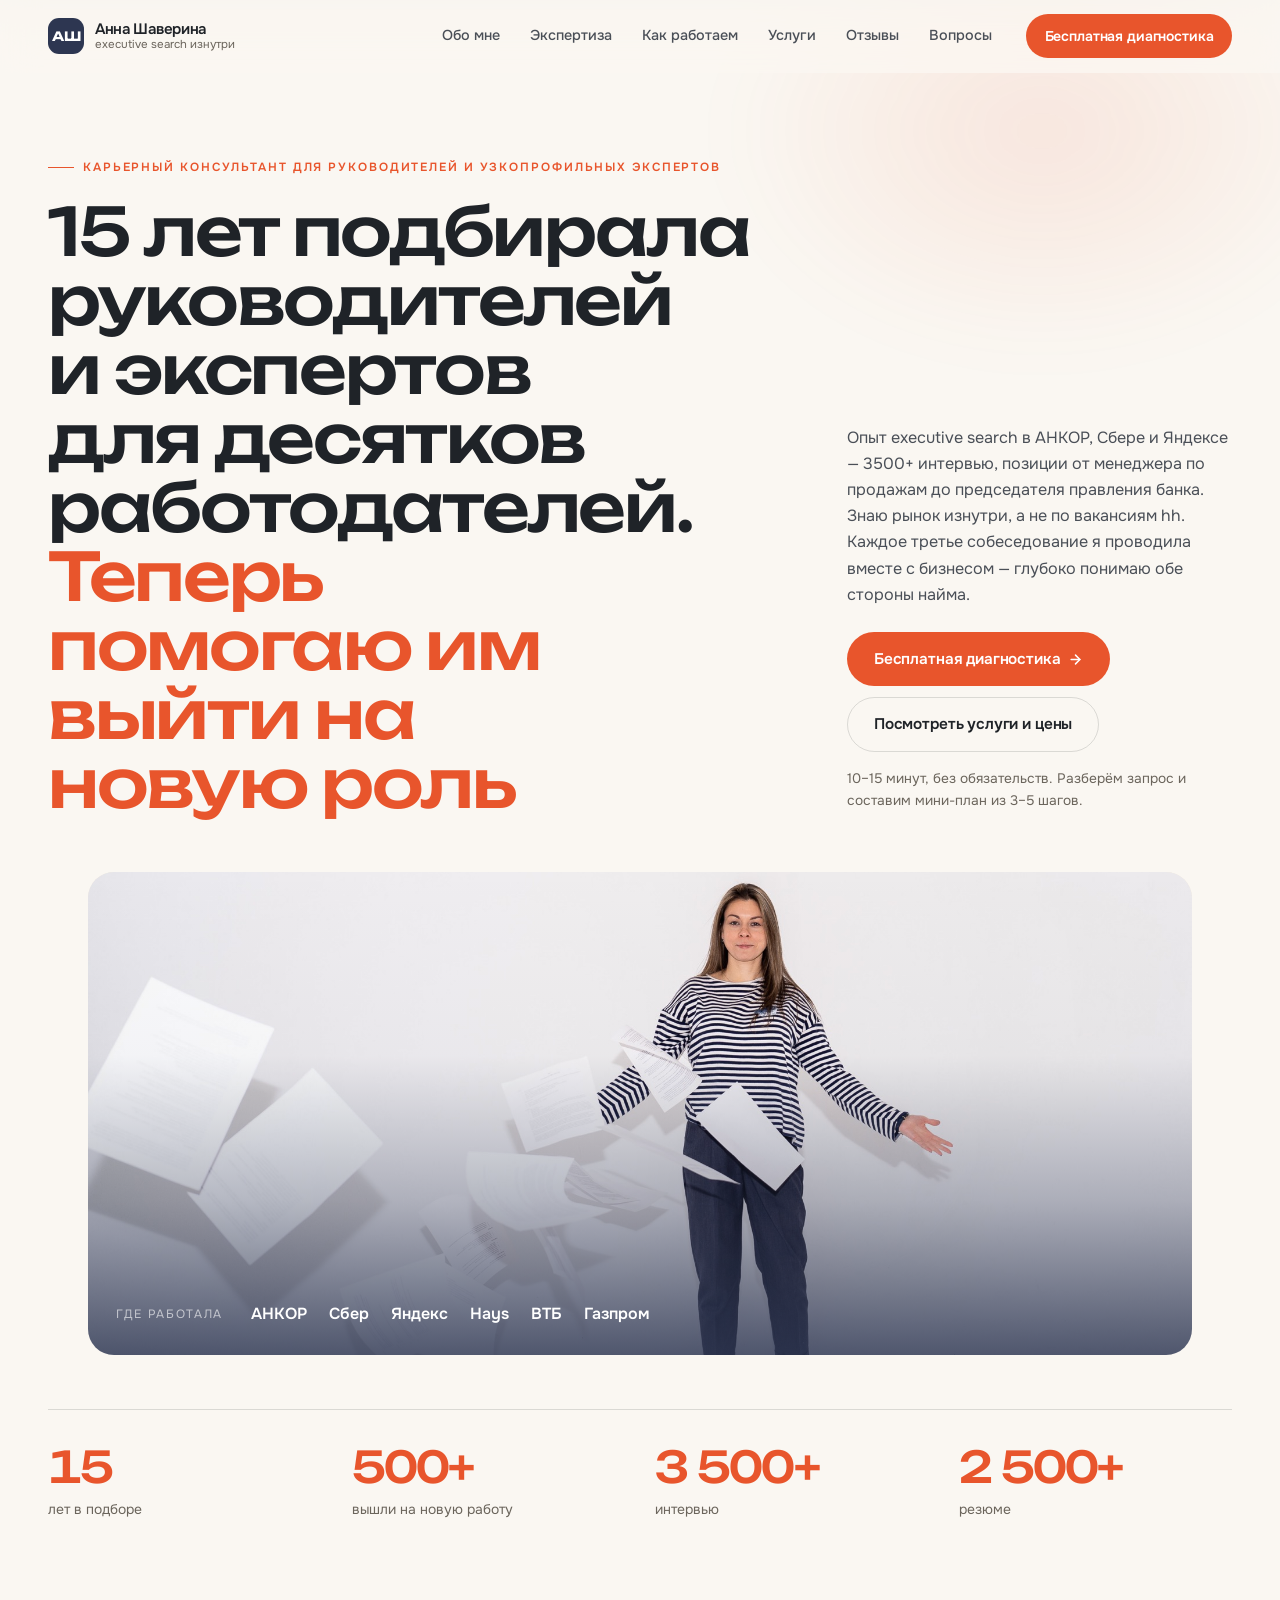
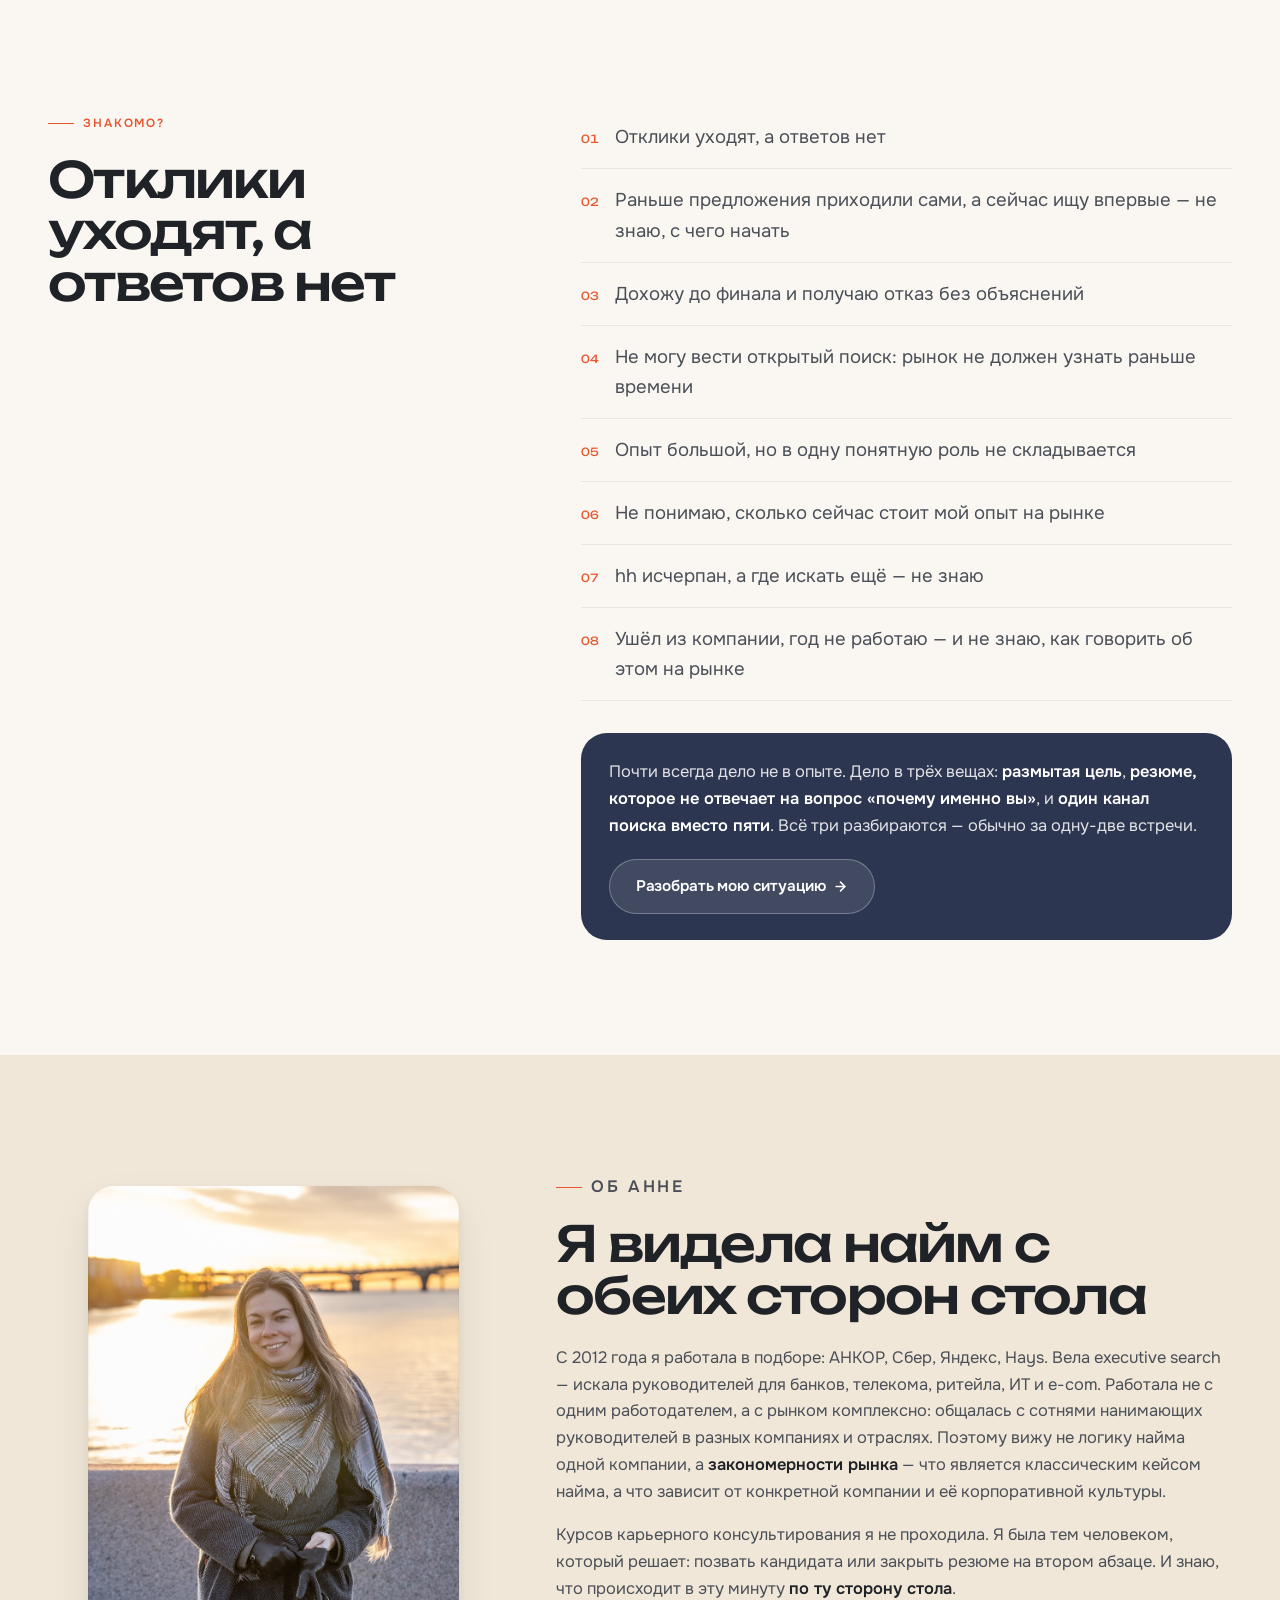
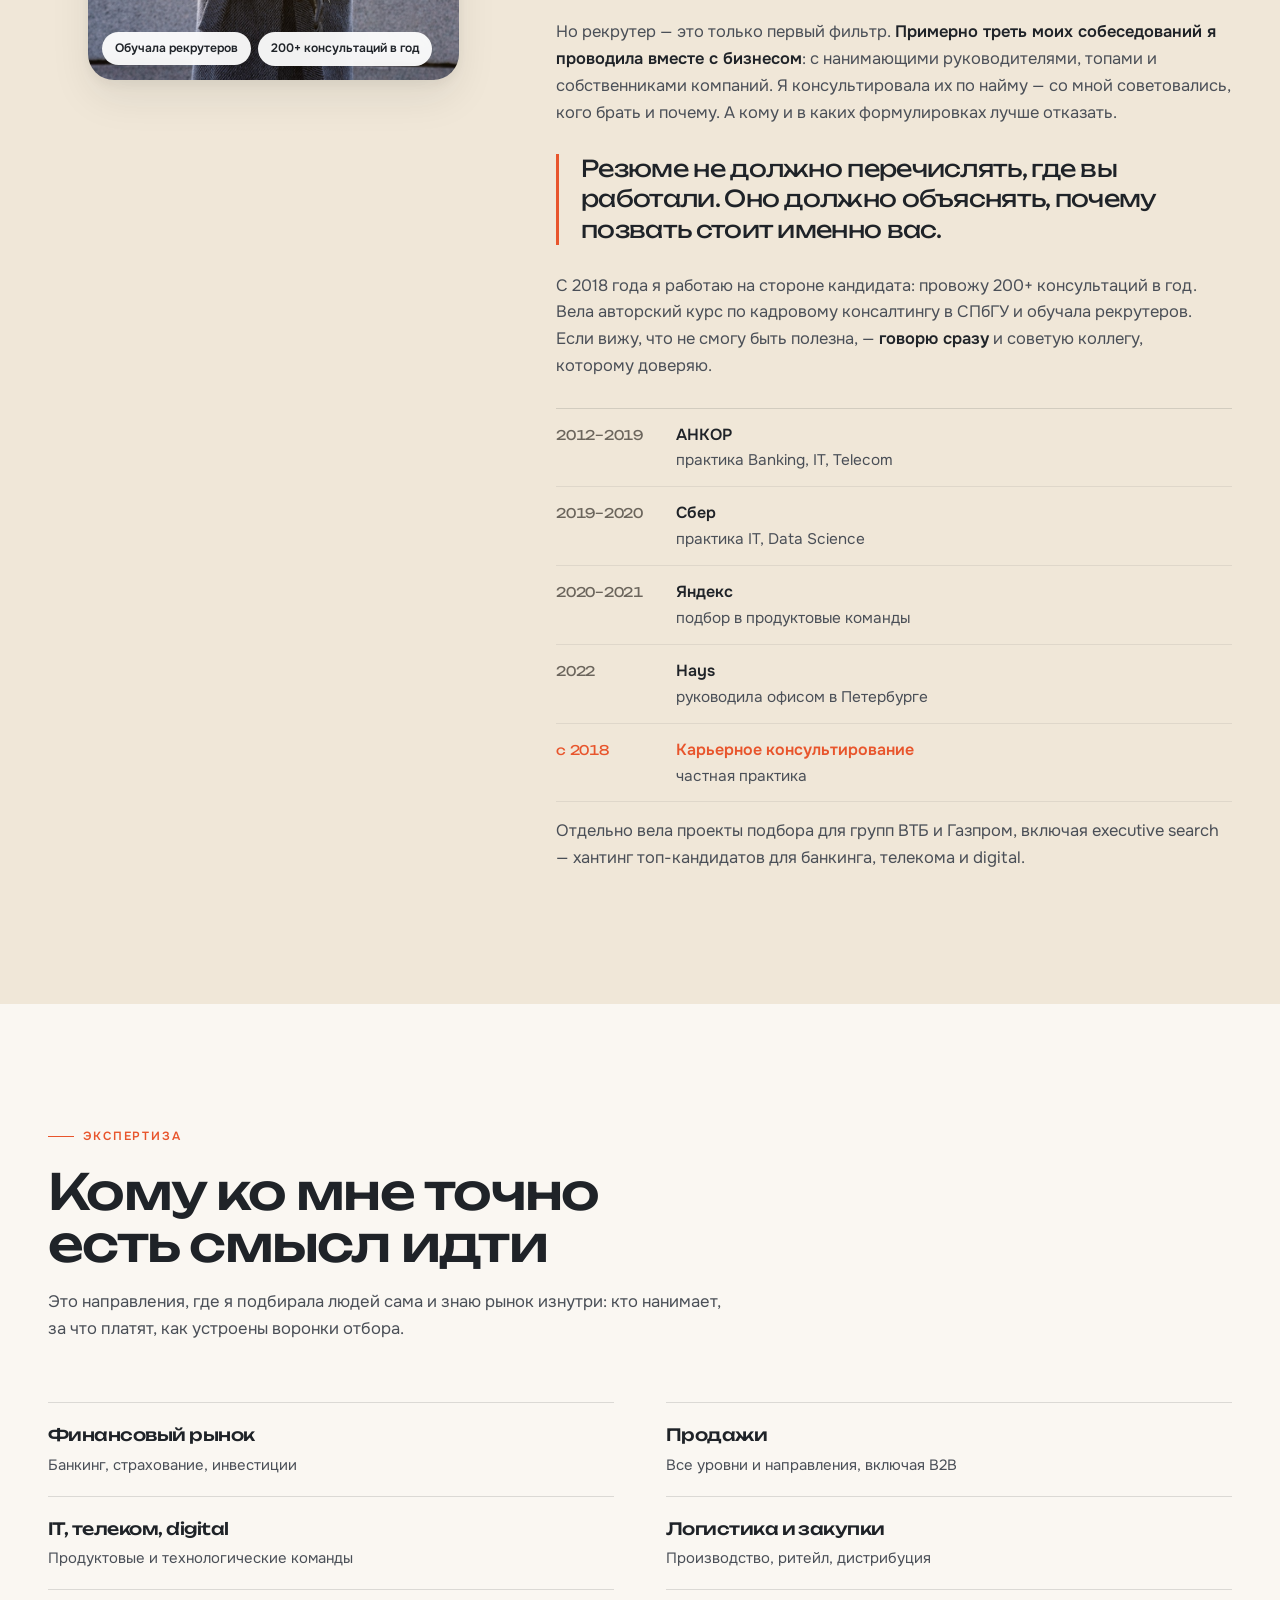
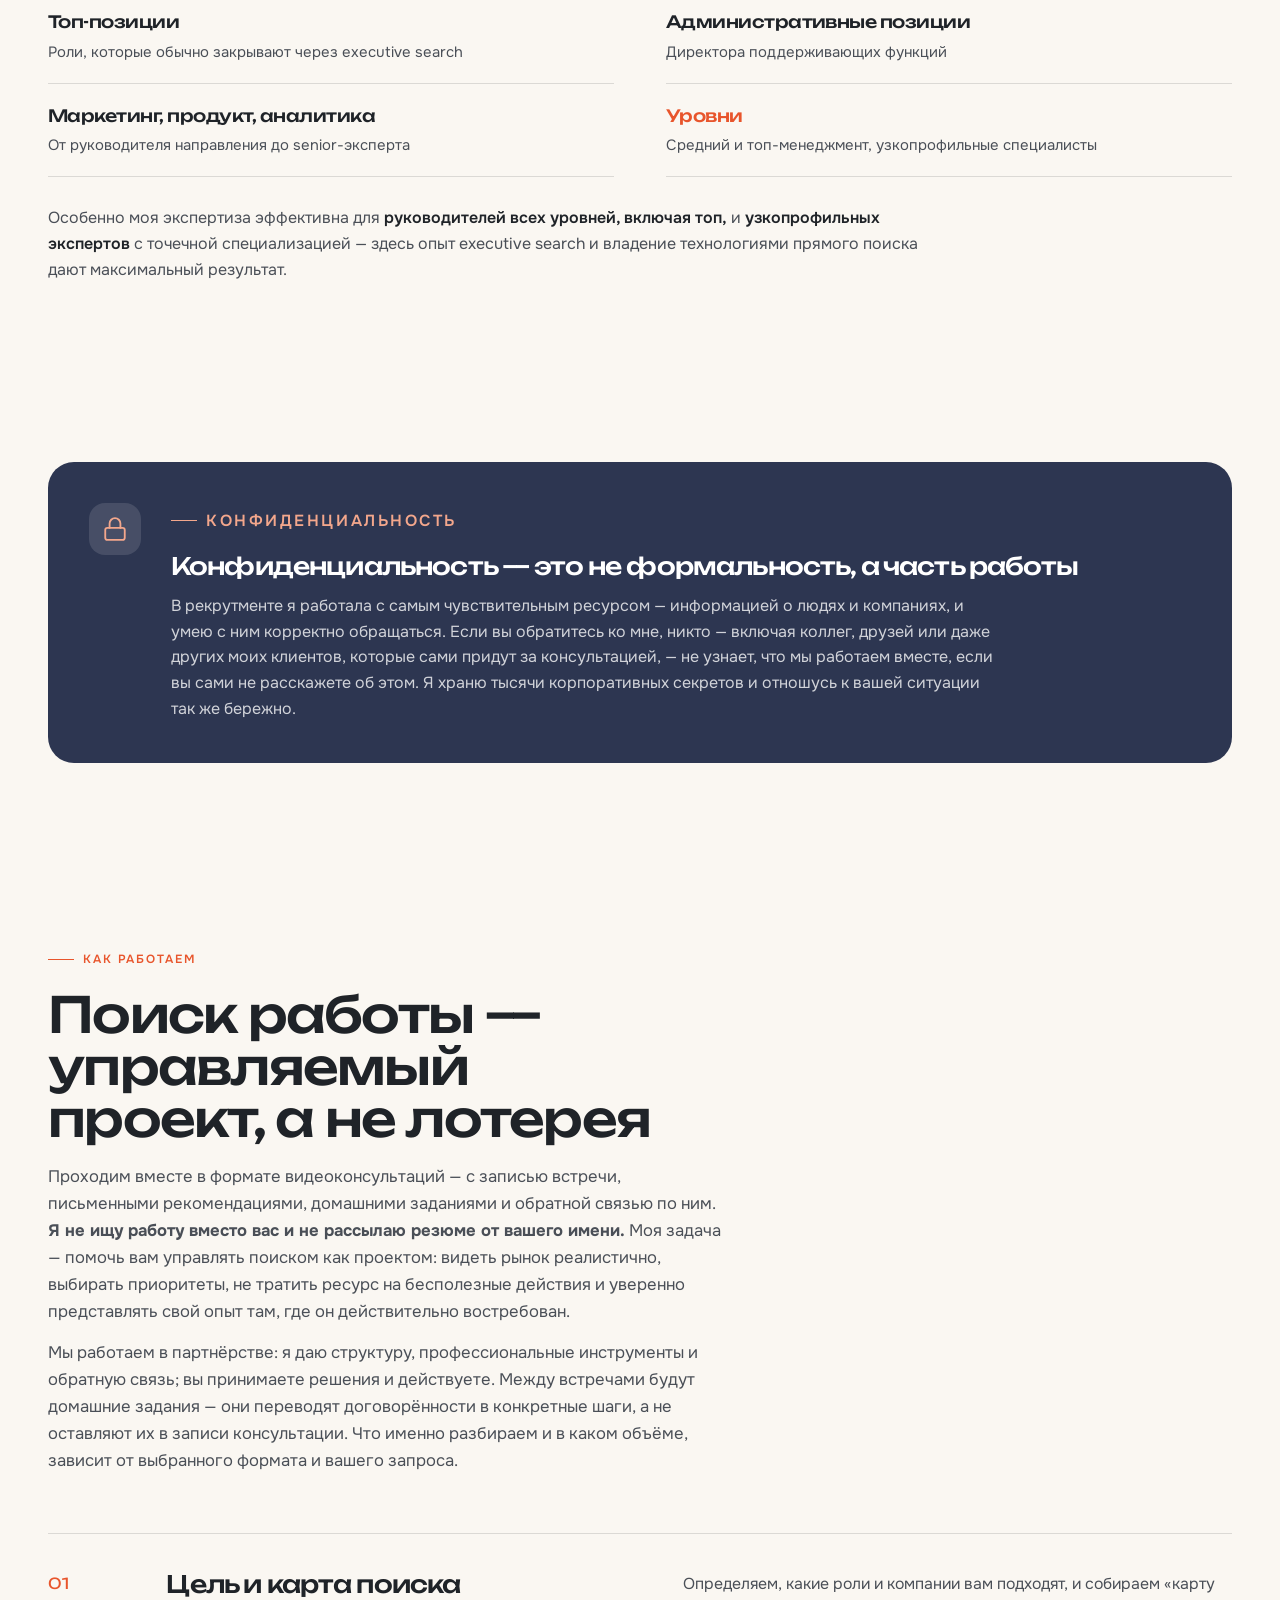
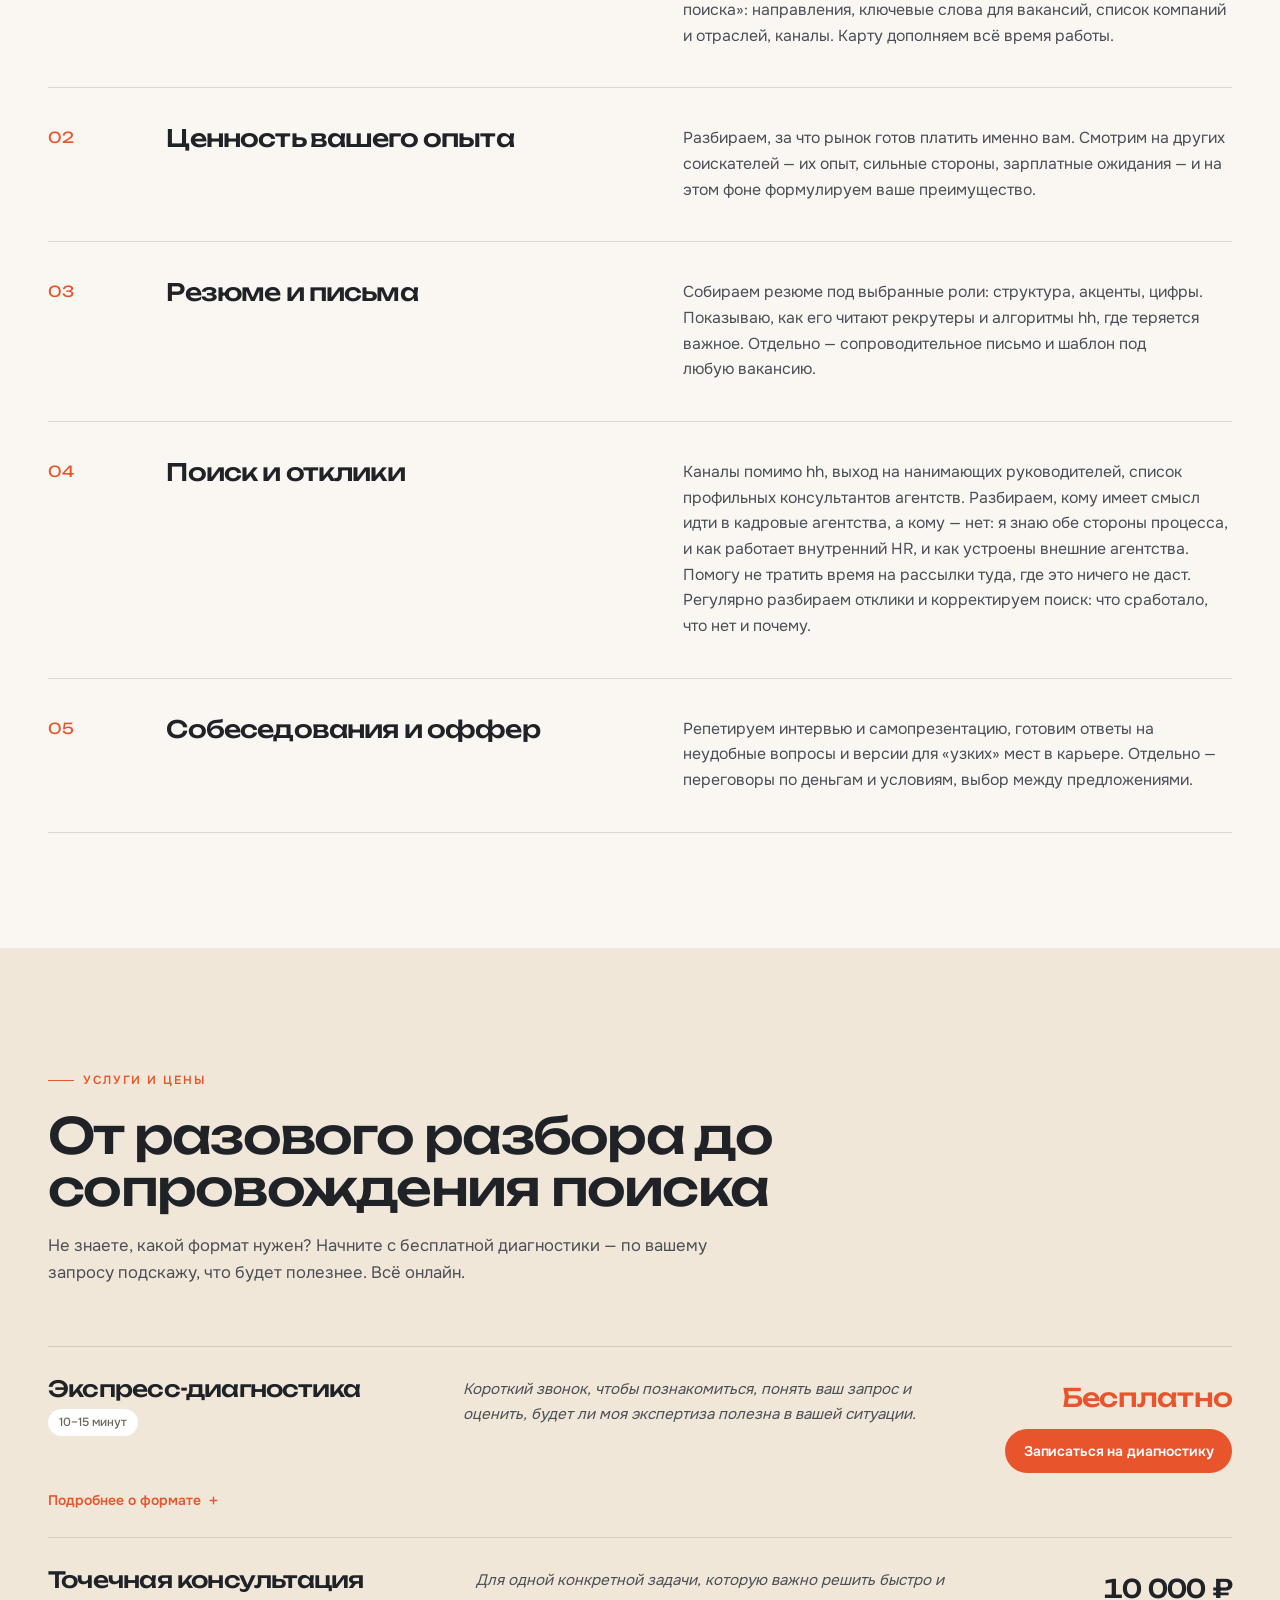
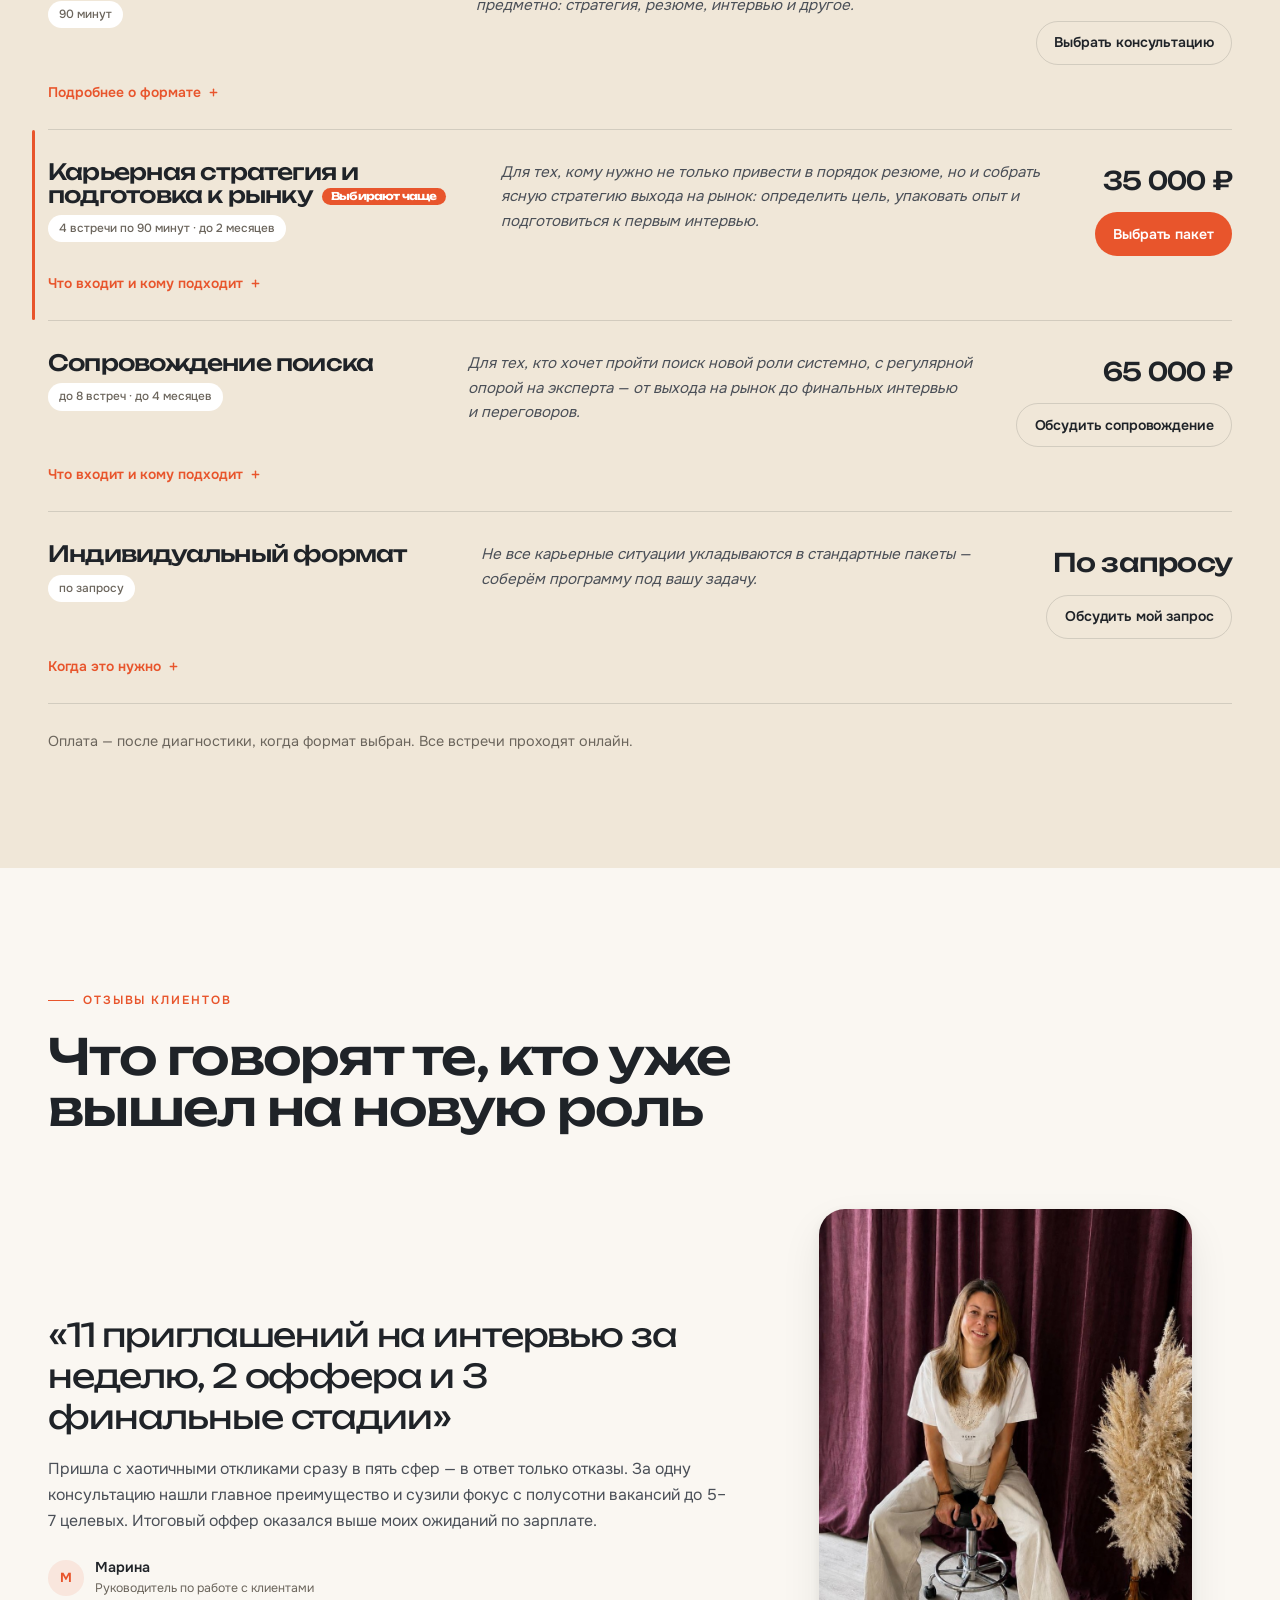
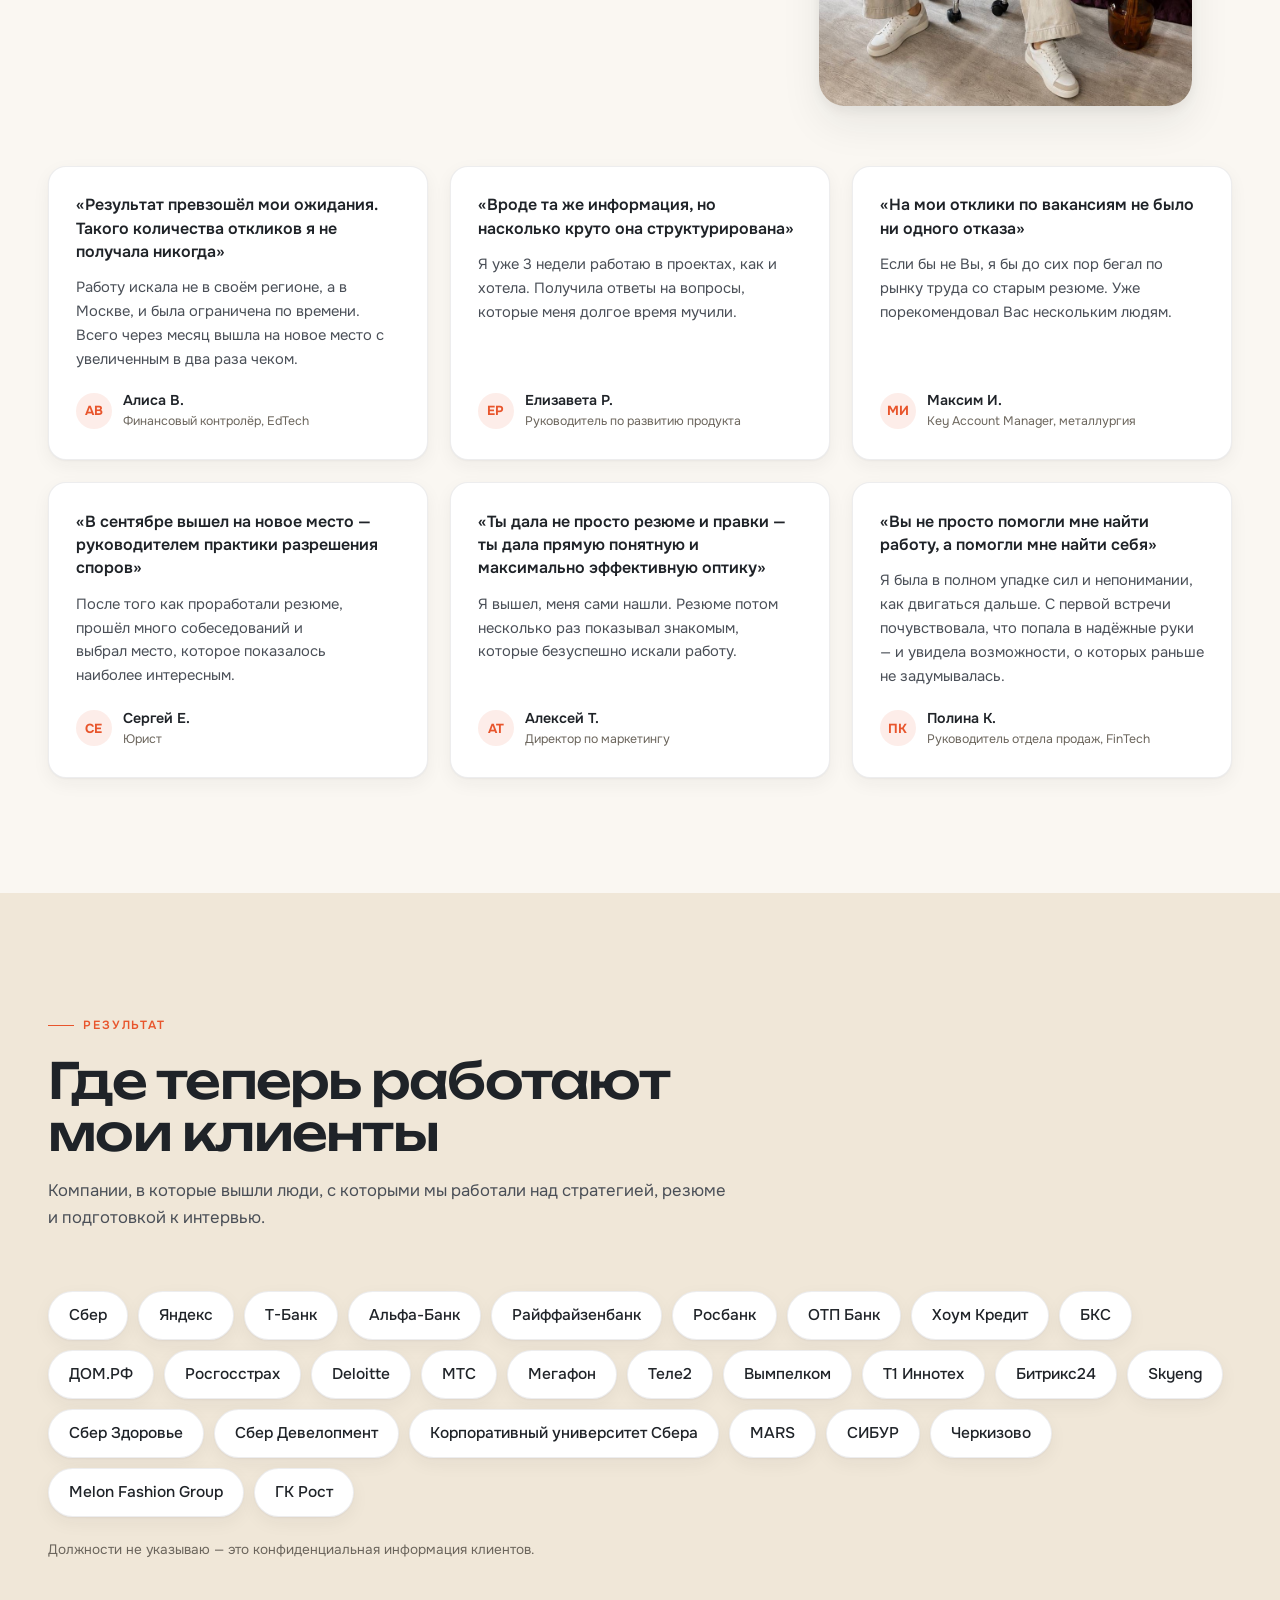
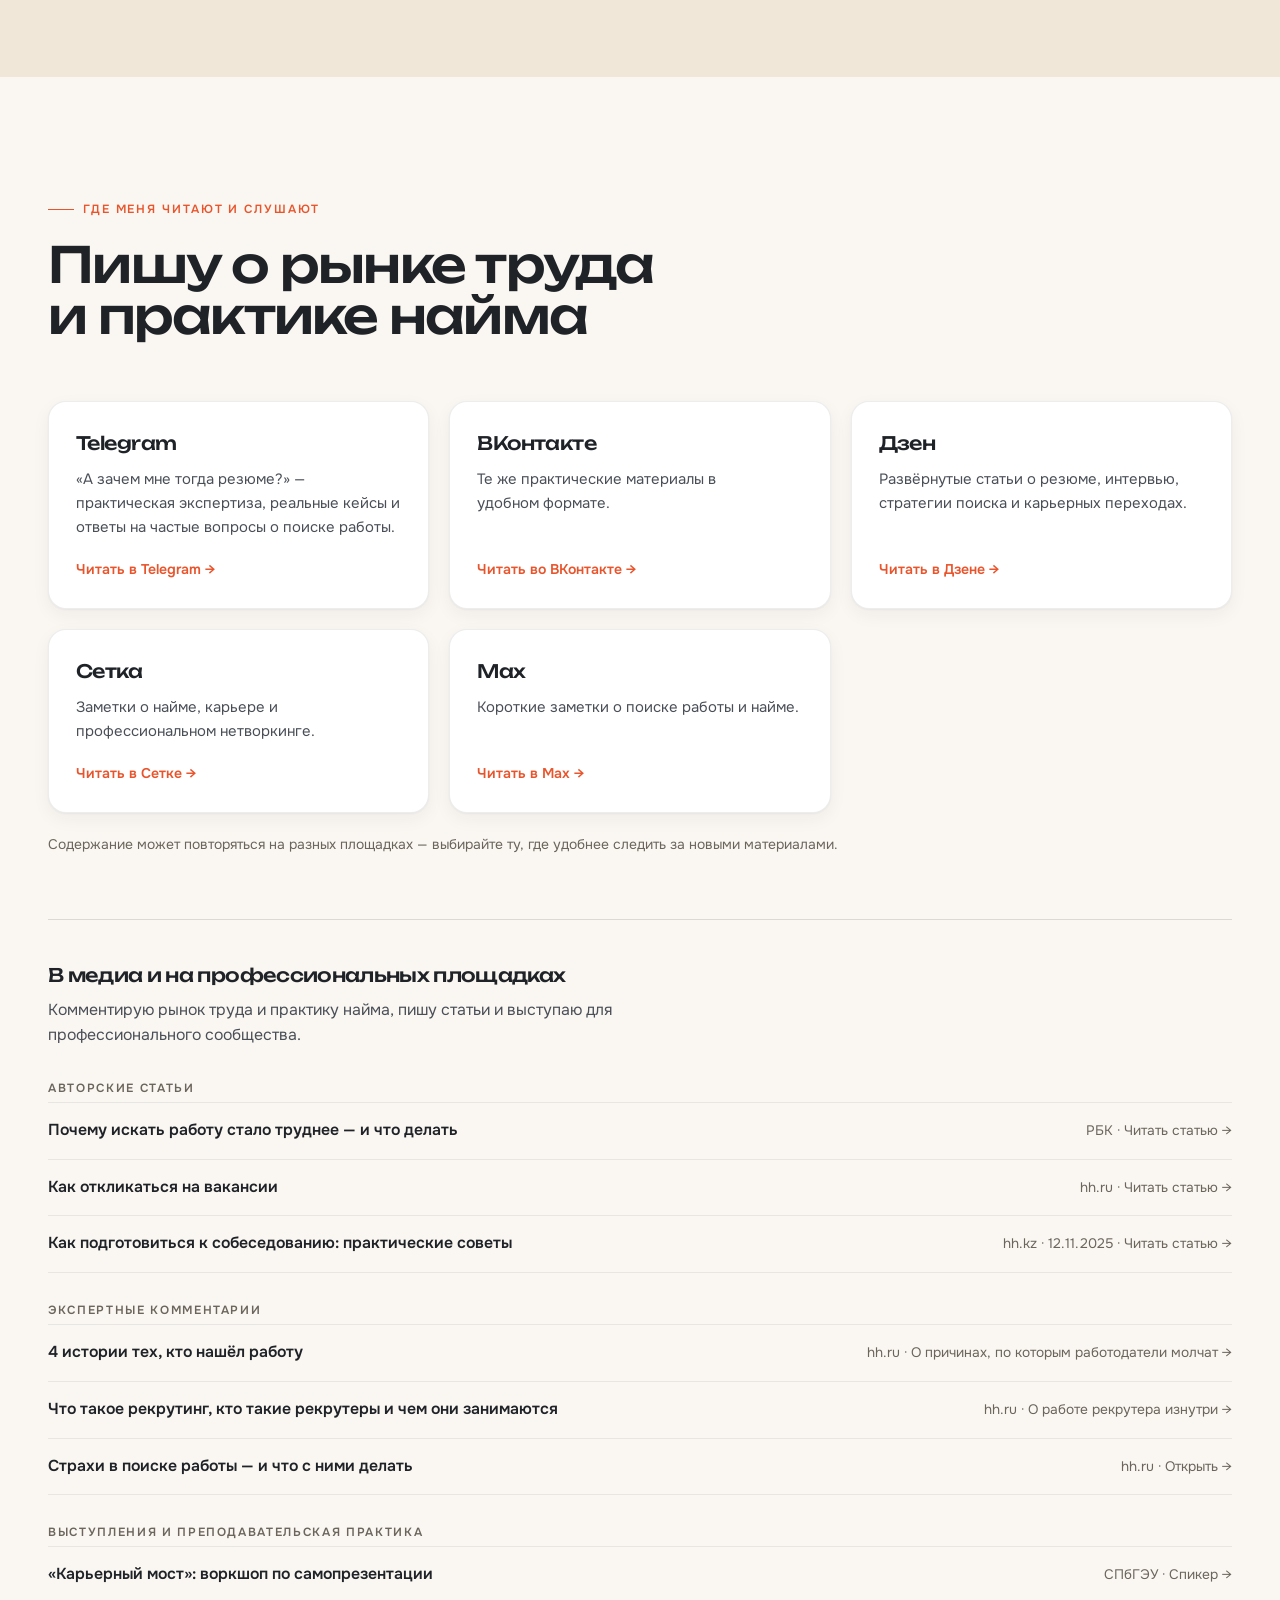
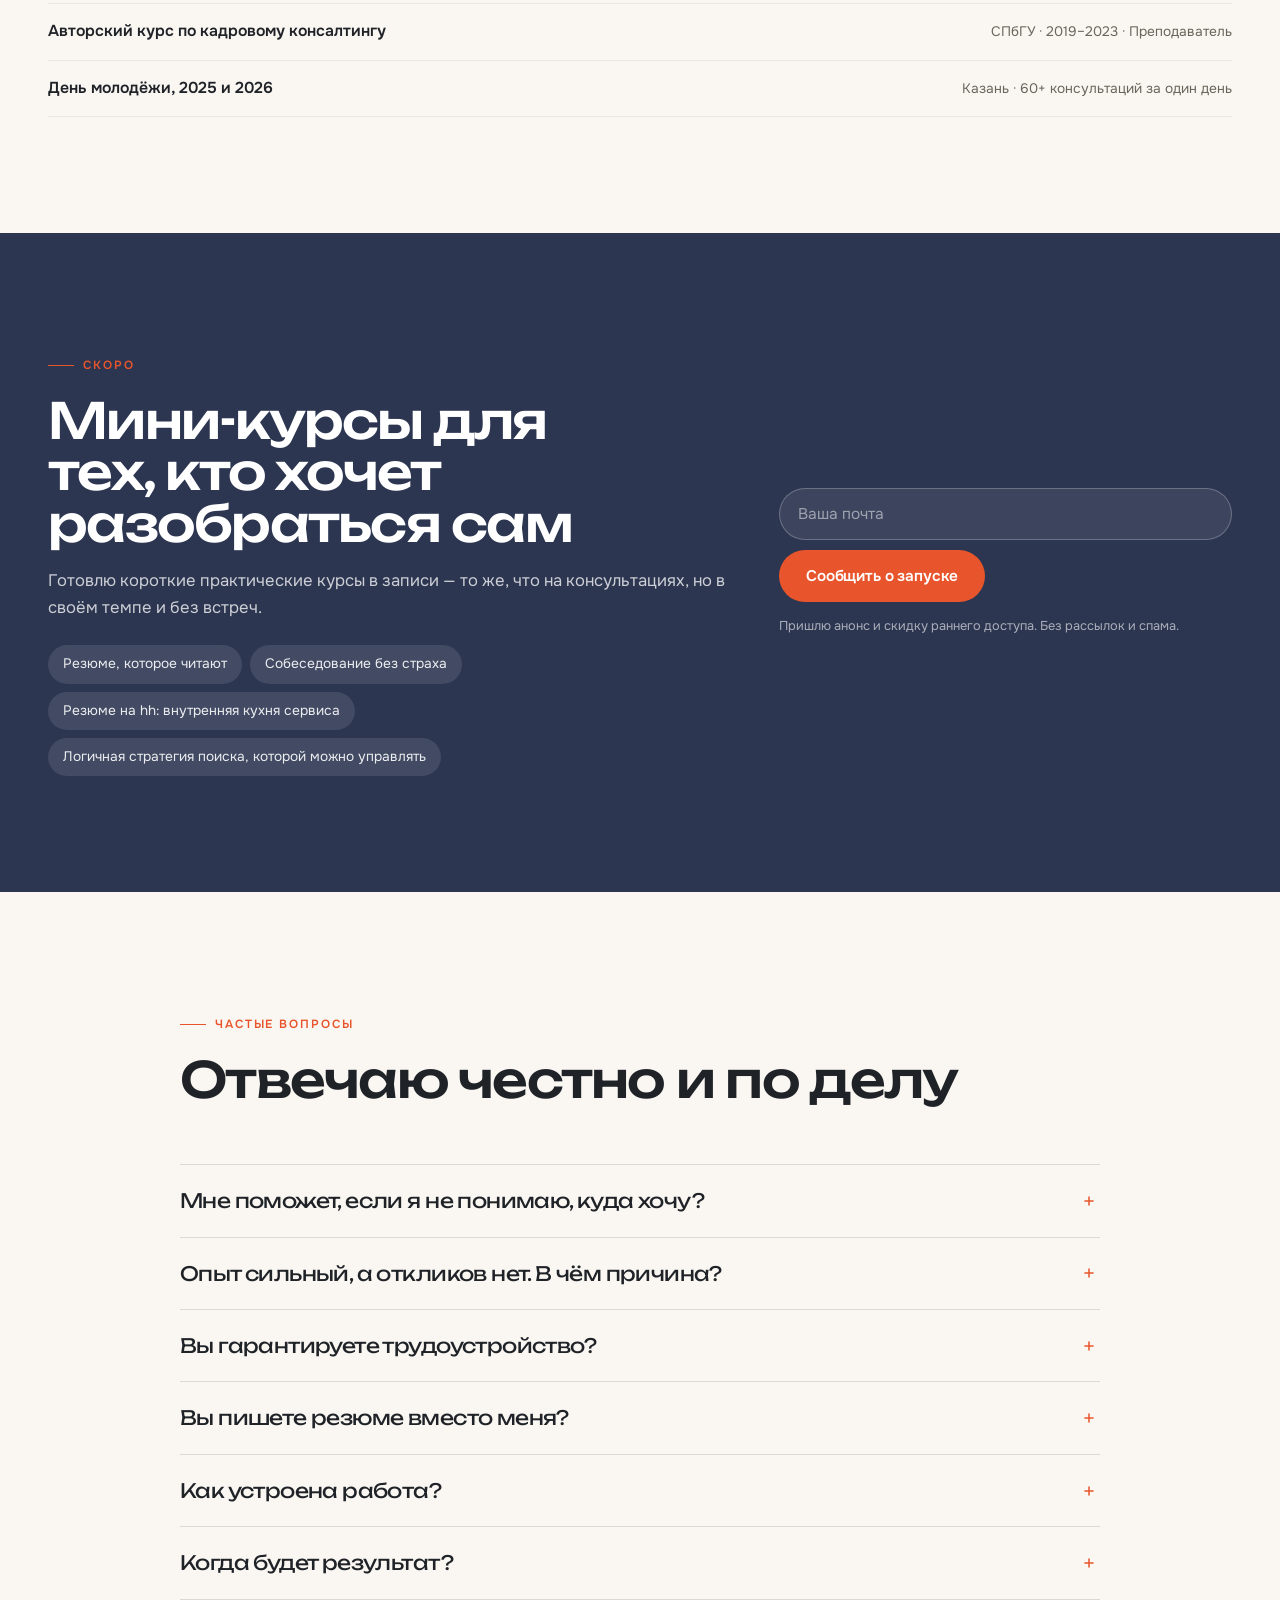
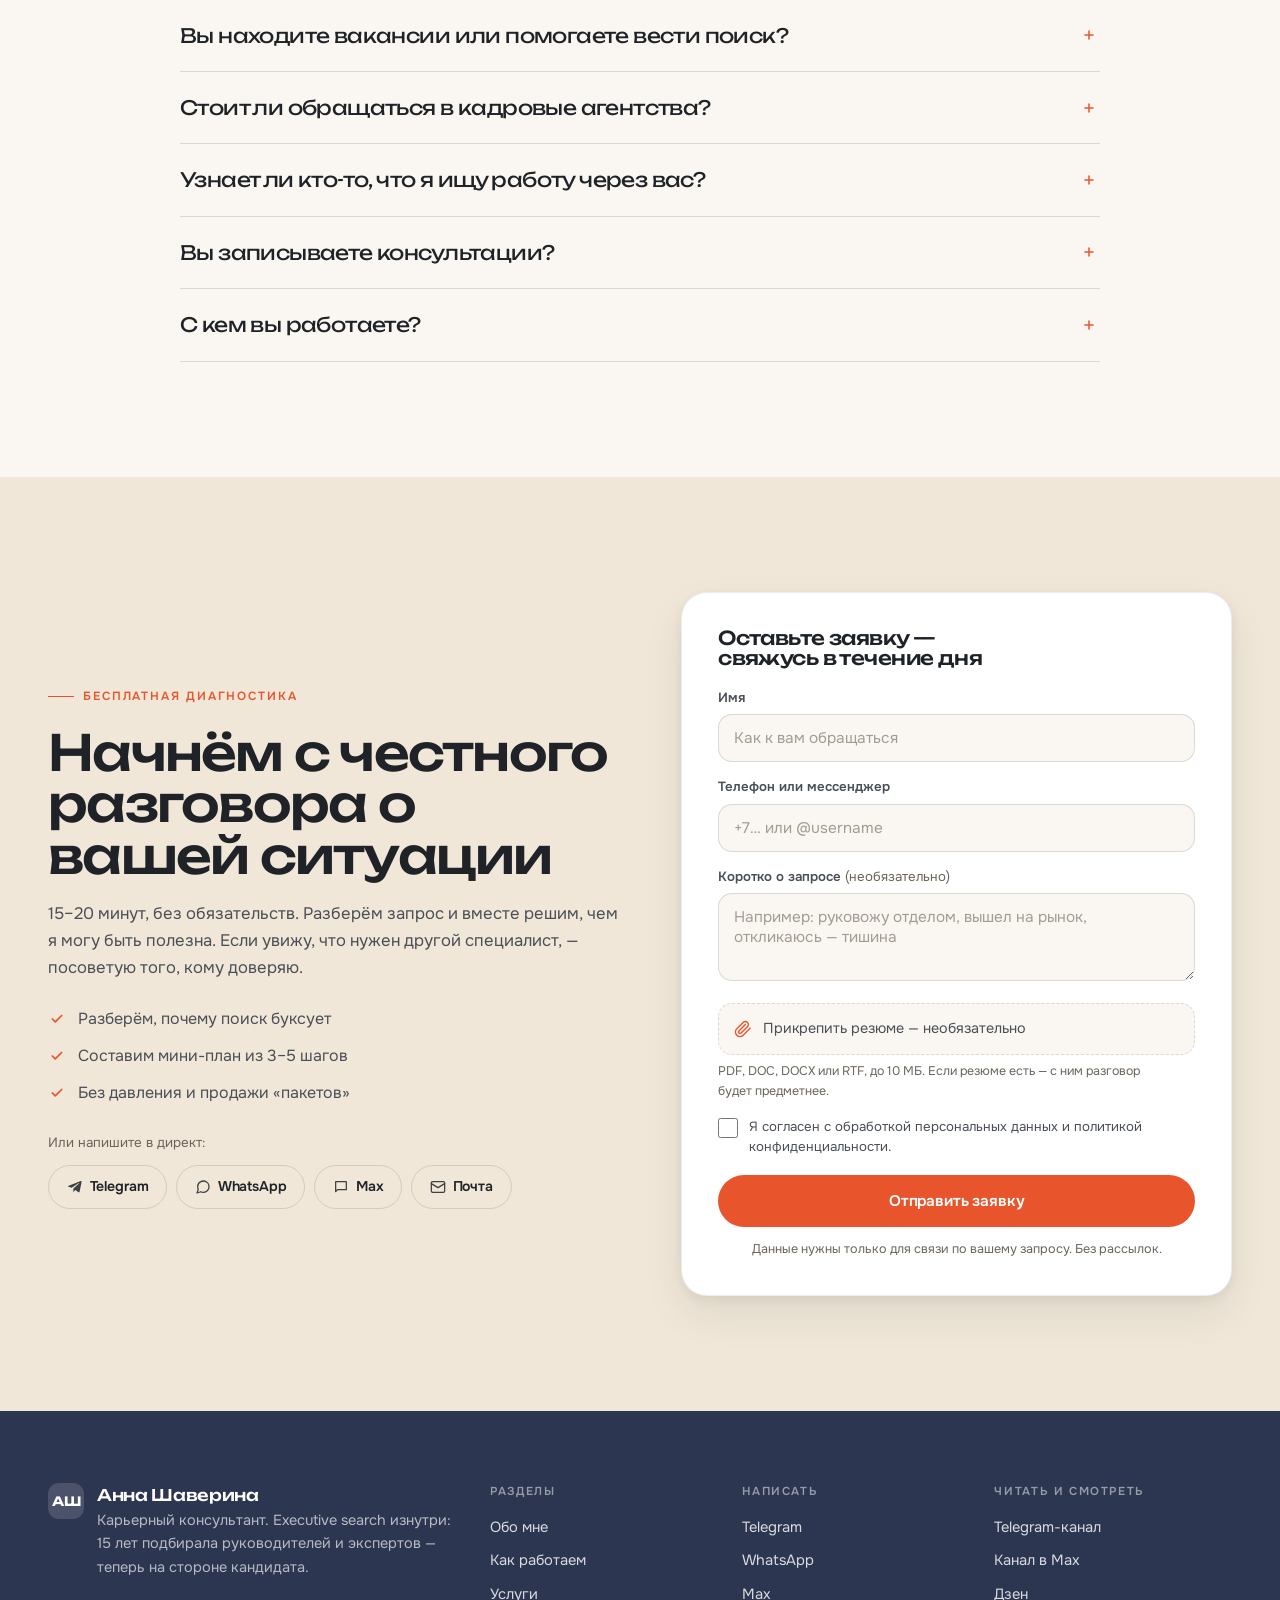
<file: index.html>
<!doctype html>
<html lang="ru">
<head>
<meta charset="utf-8">
<meta name="viewport" content="width=device-width, initial-scale=1, viewport-fit=cover">
<title>Анна Шаверина — карьерный консультант. Executive search изнутри</title>
<meta name="description" content="15 лет подбирала руководителей и экспертов: АНКОР, Сбер, Яндекс, Hays. 3500+ интервью, каждое третье — вместе с бизнесом. Помогаю руководителям и узкопрофильным экспертам выйти на новую роль. Бесплатная диагностика — 10–15 минут.">
<meta name="author" content="Анна Шаверина">
<meta name="theme-color" content="#FAF7F2">
<link rel="canonical" href="https://anelime.github.io/Anna-HR/">

<meta property="og:type" content="website">
<meta property="og:locale" content="ru_RU">
<meta property="og:site_name" content="Анна Шаверина · карьерный консультант">
<meta property="og:title" content="Анна Шаверина — карьерный консультант. Executive search изнутри">
<meta property="og:description" content="Опыт executive search в АНКОР, Сбере и Яндексе: 3500+ интервью, позиции от менеджера до председателя правления банка. Знаю рынок изнутри, а не по вакансиям hh.">
<meta property="og:url" content="https://anelime.github.io/Anna-HR/">
<meta property="og:image" content="https://anelime.github.io/Anna-HR/assets/img/og-image.jpg?v=2">
<meta property="og:image:width" content="1200">
<meta property="og:image:height" content="630">
<meta property="og:image:type" content="image/jpeg">
<meta property="og:image:alt" content="Анна Шаверина — карьерный консультант. 15 лет в подборе руководителей, 500+ трудоустроено, 3500+ интервью.">
<meta name="twitter:card" content="summary_large_image">
<meta name="twitter:title" content="Анна Шаверина — карьерный консультант. Executive search изнутри">
<meta name="twitter:description" content="Опыт executive search в АНКОР, Сбере и Яндексе: 3500+ интервью, позиции от менеджера до председателя правления банка. Знаю рынок изнутри, а не по вакансиям hh.">
<meta name="twitter:image" content="https://anelime.github.io/Anna-HR/assets/img/og-image.jpg?v=2">

<link rel="icon" href="assets/img/favicon.svg?v=2" type="image/svg+xml">
<link rel="icon" href="assets/img/apple-touch-icon.png?v=2" sizes="180x180" type="image/png">
<link rel="apple-touch-icon" href="assets/img/apple-touch-icon.png?v=2">
<link rel="manifest" href="site.webmanifest">

<link rel="preconnect" href="https://fonts.googleapis.com">
<link rel="preconnect" href="https://fonts.gstatic.com" crossorigin>
<link href="https://fonts.googleapis.com/css2?family=Unbounded:wght@300..700&family=Onest:wght@300..700&display=swap" rel="stylesheet">

<link rel="stylesheet" href="assets/css/styles.css">
<script>document.documentElement.classList.add('js');</script>

<script type="application/ld+json">
{
  "@context": "https://schema.org",
  "@graph": [
    {
      "@type": "Person",
      "@id": "https://anelime.github.io/Anna-HR/#person",
      "name": "Анна Шаверина",
      "jobTitle": "Карьерный консультант",
      "description": "Карьерный консультант. Пятнадцать лет в подборе персонала и executive search: АНКОР, Сбер, Яндекс, Hays. Каждое третье интервью проводила вместе с нанимающими руководителями, топами и собственниками, консультировала бизнес по найму. Помогает руководителям и узкопрофильным экспертам выходить на нужную роль.",
      "image": "https://anelime.github.io/Anna-HR/assets/img/anna-hero.jpg",
      "url": "https://anelime.github.io/Anna-HR/",
      "email": "a.shaverina@gmail.com",
      "alumniOf": { "@type": "CollegeOrUniversity", "name": "Санкт-Петербургский государственный университет (СПбГУ)" },
      "knowsAbout": ["Карьерное консультирование","Executive search","Подбор персонала","Составление резюме","Подготовка к собеседованию","Стратегия поиска работы","Переговоры об оффере","Рынок труда"],
      "sameAs": ["https://hh.ru/mentors/6411","https://dzen.ru/shaverina_consultant","https://m.vk.com/shaverina_consultant","https://setka.ru/users/a08baf91-d9fd-4711-a15f-7b4570cbdf1e"]
    },
    {
      "@type": "Service",
      "serviceType": "Карьерное консультирование",
      "provider": { "@id": "https://anelime.github.io/Anna-HR/#person" },
      "areaServed": "RU",
      "offers": [
        { "@type": "Offer", "name": "Экспресс-диагностика", "price": "0", "priceCurrency": "RUB" },
        { "@type": "Offer", "name": "Точечная консультация, 90 минут", "price": "10000", "priceCurrency": "RUB" },
        { "@type": "Offer", "name": "Карьерная стратегия и подготовка к рынку, 4 встречи", "price": "35000", "priceCurrency": "RUB" },
        { "@type": "Offer", "name": "Сопровождение поиска, до 8 встреч", "price": "65000", "priceCurrency": "RUB" }
      ]
    },
    {
      "@type": "FAQPage",
      "mainEntity": [
        { "@type": "Question", "name": "Мне поможет, если я не понимаю, куда хочу?", "acceptedAnswer": { "@type": "Answer", "text": "Именно с этого и начинаем. Разбираем опыт, мотивацию и то, какие роли на рынке под него подходят. С первой встречи у вас появится направление и понятные шаги." } },
        { "@type": "Question", "name": "Опыт сильный, а откликов нет. В чём причина?", "acceptedAnswer": { "@type": "Answer", "text": "Обычно резюме не отвечает на вопрос «почему позвать именно вас»: нет цифр, размыт фокус, важное спрятано в середине. Плюс поиск идёт по одному каналу. Разбирается за одну-две встречи." } },
        { "@type": "Question", "name": "Вы гарантируете трудоустройство?", "acceptedAnswer": { "@type": "Answer", "text": "Нет. В решении участвуют три стороны: вы, работодатель и обстоятельства, которые никто не контролирует. Я отвечаю за систему, инструменты и сопровождение — они кратно повышают шансы." } },
        { "@type": "Question", "name": "Вы пишете резюме вместо меня?", "acceptedAnswer": { "@type": "Answer", "text": "Мы собираем его вместе: я провожу интервью по вашему опыту и достижениям, показываю структуру и логику, беру на себя формулировки. Так вы сможете защитить каждую строку на собеседовании." } },
        { "@type": "Question", "name": "Как устроена работа?", "acceptedAnswer": { "@type": "Answer", "text": "Онлайн, в формате видеоконсультаций. После встречи остаётся запись, письменные рекомендации и домашнее задание, на которое я обязательно даю обратную связь." } },
        { "@type": "Question", "name": "Когда будет результат?", "acceptedAnswer": { "@type": "Answer", "text": "Ясность и план — на первой встрече. Рост приглашений на интервью обычно заметен через две-четыре недели после того, как правки внедрены." } },
        { "@type": "Question", "name": "С кем вы работаете?", "acceptedAnswer": { "@type": "Answer", "text": "С руководителями всех уровней и узкопрофильными экспертами. Основные отрасли: финансы и банкинг, промышленность и торговля, FMCG, маркетинг, продажи, административные функции." } }
      ]
    }
  ]
}
</script>
</head>
<body>

<a class="skip-link" href="#hero">К содержанию</a>

<header class="site-header" id="siteHeader">
  <div class="wrap header-inner">
    <a class="brand" href="#hero" aria-label="Анна Шаверина — на главную">
      <span class="brand-mark" aria-hidden="true">АШ</span>
      <span class="brand-text"><b>Анна&nbsp;Шаверина</b><i>executive search изнутри</i></span>
    </a>
    <nav class="nav" aria-label="Основная навигация">
      <a href="#about">Обо мне</a>
      <a href="#expertise">Экспертиза</a>
      <a href="#method">Как работаем</a>
      <a href="#services">Услуги</a>
      <a href="#reviews">Отзывы</a>
      <a href="#faq">Вопросы</a>
    </nav>
    <a class="btn btn-sm header-cta" href="#cta">Бесплатная диагностика</a>
    <button class="burger" id="burger" aria-label="Открыть меню" aria-expanded="false" aria-controls="mobileNav">
      <span></span><span></span><span></span>
    </button>
  </div>
</header>

<div class="mobile-nav" id="mobileNav" aria-hidden="true">
  <nav aria-label="Мобильная навигация">
    <a href="#about">Обо мне</a>
    <a href="#expertise">Экспертиза</a>
    <a href="#method">Как работаем</a>
    <a href="#services">Услуги и цены</a>
    <a href="#reviews">Отзывы</a>
    <a href="#placements">Где работают клиенты</a>
    <a href="#courses">Мини-курсы</a>
    <a href="#faq">Вопросы</a>
    <a class="btn" href="#cta">Записаться на диагностику</a>
  </nav>
</div>

<main>

<!-- ================= HERO ================= -->
<section class="hero" id="hero">
  <div class="wrap">
    <div class="hero-top">
      <div class="hero-in">
        <p class="eyebrow">Карьерный консультант для руководителей и узкопрофильных экспертов</p>
        <h1>
          <span class="line">15 лет подбирала руководителей</span>
          <span class="line">и экспертов для десятков</span>
          <span class="line">работодателей.</span>
          <span class="line"><span class="accent">Теперь помогаю им</span></span>
          <span class="line"><span class="accent">выйти на новую роль</span></span>
        </h1>
      </div>
      <div class="hero-right hero-in" style="--hd:1">
        <p class="lead">Опыт executive search в АНКОР, Сбере и Яндексе — 3500+ интервью, позиции от менеджера по продажам до председателя правления банка. Знаю рынок изнутри, а не по вакансиям hh. Каждое третье собеседование я проводила вместе с бизнесом — глубоко понимаю обе стороны найма.</p>
        <div class="hero-cta">
          <a class="btn btn-arrow" href="#cta">
            Бесплатная диагностика
            <svg width="15" height="15" viewBox="0 0 24 24" fill="none" stroke="currentColor" stroke-width="2.4" stroke-linecap="round" stroke-linejoin="round"><path d="M5 12h14"/><path d="m12 5 7 7-7 7"/></svg>
          </a>
          <a class="btn btn-ghost" href="#services">Посмотреть услуги и цены</a>
        </div>
        <p class="hero-note">10–15 минут, без обязательств. Разберём запрос и составим мини-план из 3–5 шагов.</p>
      </div>
    </div>

    <figure class="hero-visual hero-in" style="--hd:2">
      <img src="assets/img/anna-hero-wide.jpg" alt="Анна Шаверина, карьерный консультант" width="1900" height="1267" fetchpriority="high">
      <figcaption class="hero-marquee">
        <span>Где работала</span>
        <ul><li>АНКОР</li><li>Сбер</li><li>Яндекс</li><li>Hays</li><li>ВТБ</li><li>Газпром</li></ul>
      </figcaption>
    </figure>

    <div class="stats-row hero-in" style="--hd:3">
      <div class="stat"><b class="num" data-count="15">15</b><span>лет в подборе</span></div>
      <div class="stat"><b class="num" data-count="500" data-suffix="+">500+</b><span>вышли на новую работу</span></div>
      <div class="stat"><b class="num" data-count="3500" data-suffix="+">3500+</b><span>интервью</span></div>
      <div class="stat"><b class="num" data-count="2500" data-suffix="+">2500+</b><span>резюме</span></div>
    </div>
  </div>
</section>

<!-- ================= PAIN ================= -->
<section class="section" id="pain">
  <div class="wrap pain-grid">
    <div class="reveal">
      <p class="eyebrow">Знакомо?</p>
      <h2 class="h-lg">Отклики уходят, а ответов нет</h2>
    </div>
    <div class="reveal" data-delay="1">
      <ul class="pain-list">
        <li data-n="01">Отклики уходят, а ответов нет</li>
        <li data-n="02">Раньше предложения приходили сами, а сейчас ищу впервые — не знаю, с чего начать</li>
        <li data-n="03">Дохожу до финала и получаю отказ без объяснений</li>
        <li data-n="04">Не могу вести открытый поиск: рынок не должен узнать раньше времени</li>
        <li data-n="05">Опыт большой, но в одну понятную роль не складывается</li>
        <li data-n="06">Не понимаю, сколько сейчас стоит мой опыт на рынке</li>
        <li data-n="07">hh исчерпан, а где искать ещё — не знаю</li>
        <li data-n="08">Ушёл из компании, год не работаю — и не знаю, как говорить об этом на рынке</li>
      </ul>
      <div class="pain-concl">
        <p>Почти всегда дело не в опыте. Дело в трёх вещах: <strong>размытая цель</strong>, <strong>резюме, которое не отвечает на вопрос «почему именно вы»</strong>, и <strong>один канал поиска вместо пяти</strong>. Всё три разбираются — обычно за одну-две встречи.</p>
        <a class="btn btn-on-dark btn-arrow" href="#cta">
          Разобрать мою ситуацию
          <svg width="15" height="15" viewBox="0 0 24 24" fill="none" stroke="currentColor" stroke-width="2.4" stroke-linecap="round" stroke-linejoin="round"><path d="M5 12h14"/><path d="m12 5 7 7-7 7"/></svg>
        </a>
      </div>
    </div>
  </div>
</section>

<!-- ================= ABOUT ================= -->
<section class="section section-tint" id="about">
  <div class="wrap about-grid">
    <figure class="about-photo reveal">
      <img src="assets/img/anna-warm.jpg" alt="Анна Шаверина" width="867" height="1300" loading="lazy">
      <figcaption class="about-badges">
        <span>Обучала рекрутеров</span>
        <span>200+ консультаций в год</span>
      </figcaption>
    </figure>
    <div class="about-copy reveal" data-delay="1">
      <p class="eyebrow">Об Анне</p>
      <h2 class="h-lg">Я видела найм с обеих сторон стола</h2>
      <p style="margin-top:24px;">С 2012 года я работала в подборе: АНКОР, Сбер, Яндекс, Hays. Вела executive search — искала руководителей для банков, телекома, ритейла, ИТ и e-com. Работала не с одним работодателем, а с рынком комплексно: общалась с сотнями нанимающих руководителей в разных компаниях и отраслях. Поэтому вижу не логику найма одной компании, а <strong>закономерности рынка</strong> — что является классическим кейсом найма, а что зависит от конкретной компании и её корпоративной культуры.</p>
      <p>Курсов карьерного консультирования я не проходила. Я была тем человеком, который решает: позвать кандидата или закрыть резюме на втором абзаце. И знаю, что происходит в эту минуту <strong>по ту сторону стола</strong>.</p>
      <p>Но рекрутер — это только первый фильтр. <strong>Примерно треть моих собеседований я проводила вместе с бизнесом</strong>: с нанимающими руководителями, топами и собственниками компаний. Я консультировала их по найму — со мной советовались, кого брать и почему. А кому и в каких формулировках лучше отказать.</p>
      <blockquote class="about-quote">Резюме не должно перечислять, где вы работали. Оно должно объяснять, почему позвать стоит именно вас.</blockquote>
      <p>С 2018 года я работаю на стороне кандидата: провожу 200+ консультаций в год. Вела авторский курс по кадровому консалтингу в&nbsp;СПбГУ и обучала рекрутеров. Если вижу, что не смогу быть полезна, — <strong>говорю сразу</strong> и советую коллегу, которому доверяю.</p>
      <ol class="timeline">
        <li><span class="tl-years">2012–2019</span><span class="tl-place"><b>АНКОР</b>практика Banking, IT, Telecom</span></li>
        <li><span class="tl-years">2019–2020</span><span class="tl-place"><b>Сбер</b>практика IT, Data Science</span></li>
        <li><span class="tl-years">2020–2021</span><span class="tl-place"><b>Яндекс</b>подбор в продуктовые команды</span></li>
        <li><span class="tl-years">2022</span><span class="tl-place"><b>Hays</b>руководила офисом в Петербурге</span></li>
        <li class="tl-now"><span class="tl-years">с 2018</span><span class="tl-place"><b>Карьерное консультирование</b>частная практика</span></li>
      </ol>
      <p class="timeline-note">Отдельно вела проекты подбора для групп ВТБ и Газпром, включая executive search — хантинг топ-кандидатов для банкинга, телекома и digital.</p>
    </div>
  </div>
</section>

<!-- ================= EXPERTISE ================= -->
<section class="section" id="expertise">
  <div class="wrap">
    <header class="section-head reveal">
      <p class="eyebrow">Экспертиза</p>
      <h2 class="h-lg">Кому ко мне точно есть смысл идти</h2>
      <p class="lead">Это направления, где я подбирала людей сама и знаю рынок изнутри: кто нанимает, за что платят, как устроены воронки отбора.</p>
    </header>

    <div class="exp-grid">
      <ul class="exp-list reveal">
        <li>
          <b>Финансовый рынок</b>
          <span>Банкинг, страхование, инвестиции</span>
        </li>
        <li>
          <b>IT, телеком, digital</b>
          <span>Продуктовые и технологические команды</span>
        </li>
        <li>
          <b>Топ-позиции</b>
          <span>Роли, которые обычно закрывают через executive search</span>
        </li>
        <li>
          <b>Маркетинг, продукт, аналитика</b>
          <span>От руководителя направления до senior-эксперта</span>
        </li>
      </ul>
      <ul class="exp-list reveal" data-delay="1">
        <li>
          <b>Продажи</b>
          <span>Все уровни и направления, включая B2B</span>
        </li>
        <li>
          <b>Логистика и закупки</b>
          <span>Производство, ритейл, дистрибуция</span>
        </li>
        <li>
          <b>Административные позиции</b>
          <span>Директора поддерживающих функций</span>
        </li>
        <li class="exp-levels">
          <b>Уровни</b>
          <span>Средний и топ-менеджмент, узкопрофильные специалисты</span>
        </li>
      </ul>
    </div>
    <p class="exp-note reveal">Особенно моя экспертиза эффективна для <strong>руководителей всех уровней, включая топ,</strong> и <strong>узкопрофильных экспертов</strong> с точечной специализацией — здесь опыт executive search и владение технологиями прямого поиска дают максимальный результат.</p>
  </div>
</section>

<!-- ================= CONFIDENTIALITY ================= -->
<section class="section confid" id="confid">
  <div class="wrap confid-inner reveal">
    <div class="confid-icon" aria-hidden="true">
      <svg width="26" height="26" viewBox="0 0 24 24" fill="none" stroke="currentColor" stroke-width="1.7" stroke-linecap="round" stroke-linejoin="round"><rect x="3" y="11" width="18" height="11" rx="2"/><path d="M7 11V7a5 5 0 0 1 10 0v4"/></svg>
    </div>
    <div>
      <p class="eyebrow">Конфиденциальность</p>
      <h2 class="h-md">Конфиденциальность — это не формальность, а часть работы</h2>
      <p>В рекрутменте я работала с самым чувствительным ресурсом — информацией о людях и компаниях, и умею с ним корректно обращаться. Если вы обратитесь ко мне, никто — включая коллег, друзей или даже других моих клиентов, которые сами придут за консультацией, — не узнает, что мы работаем вместе, если вы сами не расскажете об этом. Я храню тысячи корпоративных секретов и отношусь к вашей ситуации так же бережно.</p>
    </div>
  </div>
</section>

<!-- ================= METHOD ================= -->
<section class="section" id="method">
  <div class="wrap">
    <header class="section-head reveal">
      <p class="eyebrow">Как работаем</p>
      <h2 class="h-lg">Поиск работы — управляемый проект, а не лотерея</h2>
      <p class="lead">Проходим вместе в формате видеоконсультаций — с записью встречи, письменными рекомендациями, домашними заданиями и обратной связью по ним. <strong>Я не ищу работу вместо вас и не рассылаю резюме от вашего имени.</strong> Моя задача — помочь вам управлять поиском как проектом: видеть рынок реалистично, выбирать приоритеты, не тратить ресурс на бесполезные действия и уверенно представлять свой опыт там, где он действительно востребован.</p>
      <p class="lead" style="margin-top:14px;">Мы работаем в партнёрстве: я даю структуру, профессиональные инструменты и обратную связь; вы принимаете решения и действуете. Между встречами будут домашние задания — они переводят договорённости в конкретные шаги, а не оставляют их в записи консультации. Что именно разбираем и в каком объёме, зависит от выбранного формата и вашего запроса.</p>
    </header>
    <ol class="steps">
      <li class="step reveal">
        <span class="step-n">01</span>
        <h3>Цель и карта поиска</h3>
        <p>Определяем, какие роли и компании вам подходят, и собираем «карту поиска»: направления, ключевые слова для вакансий, список компаний и отраслей, каналы. Карту дополняем всё время работы.</p>
      </li>
      <li class="step reveal">
        <span class="step-n">02</span>
        <h3>Ценность вашего опыта</h3>
        <p>Разбираем, за что рынок готов платить именно вам. Смотрим на других соискателей — их опыт, сильные стороны, зарплатные ожидания — и на этом фоне формулируем ваше преимущество.</p>
      </li>
      <li class="step reveal">
        <span class="step-n">03</span>
        <h3>Резюме и письма</h3>
        <p>Собираем резюме под выбранные роли: структура, акценты, цифры. Показываю, как его читают рекрутеры и алгоритмы hh, где теряется важное. Отдельно — сопроводительное письмо и шаблон под любую вакансию.</p>
      </li>
      <li class="step reveal">
        <span class="step-n">04</span>
        <h3>Поиск и отклики</h3>
        <p>Каналы помимо hh, выход на нанимающих руководителей, список профильных консультантов агентств. Разбираем, кому имеет смысл идти в кадровые агентства, а кому — нет: я знаю обе стороны процесса, и как работает внутренний HR, и как устроены внешние агентства. Помогу не тратить время на рассылки туда, где это ничего не даст. Регулярно разбираем отклики и корректируем поиск: что сработало, что нет и почему.</p>
      </li>
      <li class="step reveal">
        <span class="step-n">05</span>
        <h3>Собеседования и оффер</h3>
        <p>Репетируем интервью и самопрезентацию, готовим ответы на неудобные вопросы и версии для «узких» мест в карьере. Отдельно — переговоры по деньгам и условиям, выбор между предложениями.</p>
      </li>
    </ol>
  </div>
</section>

<!-- ================= SERVICES ================= -->
<section class="section section-tint" id="services">
  <div class="wrap">
    <header class="section-head reveal">
      <p class="eyebrow">Услуги и цены</p>
      <h2 class="h-lg">От разового разбора до сопровождения поиска</h2>
      <p class="lead">Не знаете, какой формат нужен? Начните с бесплатной диагностики — по вашему запросу подскажу, что будет полезнее. Всё онлайн.</p>
    </header>

    <div class="svc-list">

      <article class="svc svc-free reveal">
        <div class="svc-head">
          <div class="svc-name">
            <h3>Экспресс-диагностика</h3>
            <span class="svc-tag">10–15 минут</span>
          </div>
          <p class="svc-short">Короткий звонок, чтобы познакомиться, понять ваш запрос и оценить, будет ли моя экспертиза полезна в вашей ситуации.</p>
          <div class="svc-right">
            <div class="svc-price">Бесплатно</div>
            <a class="btn btn-sm" href="#cta">Записаться на диагностику</a>
          </div>
        </div>
        <details class="svc-more">
          <summary>Подробнее о формате</summary>
          <div class="svc-body">
            <p><b>Разберём:</b></p>
            <ul>
              <li>что сейчас происходит в поиске или карьере;</li>
              <li>какие задачи стоит решать в первую очередь;</li>
              <li>где основные барьеры: цель, позиционирование, резюме, каналы поиска, интервью или переговоры;</li>
              <li>какой формат работы будет достаточным именно вам.</li>
            </ul>
            <p>После встречи у вас останется мини-план из 3–5 шагов. Если увижу, что вам нужен другой специалист или другой формат поддержки, скажу об этом прямо.</p>
          </div>
        </details>
      </article>

      <article class="svc reveal">
        <div class="svc-head">
          <div class="svc-name">
            <h3>Точечная консультация</h3>
            <span class="svc-tag">90 минут</span>
          </div>
          <p class="svc-short">Для одной конкретной задачи, которую важно решить быстро и предметно: стратегия, резюме, интервью и другое.</p>
          <div class="svc-right">
            <div class="svc-price">10 000 ₽</div>
            <a class="btn btn-ghost btn-sm" href="#cta">Выбрать консультацию</a>
          </div>
        </div>
        <details class="svc-more">
          <summary>Подробнее о формате</summary>
          <div class="svc-body">
            <p><b>Подходит, если нужно:</b></p>
            <ul>
              <li>понять, куда двигаться дальше и как сформулировать целевую роль;</li>
              <li>разобрать резюме и понять, почему оно не вызывает нужной реакции;</li>
              <li>подготовиться к конкретному интервью — в том числе с нанимающим руководителем, собственником или HR-директором;</li>
              <li>оценить оффер, сравнить условия или подготовиться к переговорам о деньгах, роли, зоне ответственности и условиях выхода;</li>
              <li>решить, имеет ли смысл выходить на кадровые агентства и как сделать это эффективно;</li>
              <li>разобрать карьерную паузу, сокращение, увольнение или смену отрасли.</li>
            </ul>
            <p>После встречи вы получите запись — если выберете этот формат, — письменные рекомендации и конкретные следующие шаги.</p>
          </div>
        </details>
      </article>

      <article class="svc svc-featured reveal">
        <div class="svc-head">
          <div class="svc-name">
            <h3>Карьерная стратегия и подготовка к рынку<span class="svc-flag">Выбирают чаще</span></h3>
            <span class="svc-tag">4 встречи по 90 минут · до 2 месяцев</span>
          </div>
          <p class="svc-short">Для тех, кому нужно не только привести в порядок резюме, но и собрать ясную стратегию выхода на рынок: определить цель, упаковать опыт и подготовиться к первым интервью.</p>
          <div class="svc-right">
            <div class="svc-price">35 000 ₽</div>
            <a class="btn btn-sm" href="#cta">Выбрать пакет</a>
          </div>
        </div>
        <details class="svc-more">
          <summary>Что входит и кому подходит</summary>
          <div class="svc-body">
            <p><b>Подходит, если вы:</b></p>
            <ul>
              <li>не искали работу несколько лет и хотите вернуться на рынок подготовленно;</li>
              <li>понимаете, что текущая роль больше не подходит, но ещё не определили следующий шаг;</li>
              <li>получаете мало откликов или приглашений, хотя опыт сильный;</li>
              <li>хотите сменить функцию, отрасль или масштаб роли без потери профессионального статуса;</li>
              <li>нуждаетесь в сильных инструментах поиска, но готовы вести процесс между встречами сами.</li>
            </ul>
            <p><b>Что сделаем:</b></p>
            <ul>
              <li>разберём опыт, достижения, мотивацию и сильные стороны;</li>
              <li>определим реалистичный портрет целевой роли: уровень, функции, отрасли, тип компаний и критерии выбора;</li>
              <li>соберём карту поиска: компании, направления, ключевые слова, каналы и последовательность действий;</li>
              <li>подготовим резюме под одну-две целевые роли, а если логика поиска требует — несколько версий;</li>
              <li>сформируем шаблон сопроводительного или мотивационного письма;</li>
              <li>дам рекомендации по оформлению и использованию LinkedIn;</li>
              <li>подготовим самопрезентацию и разберём вероятные вопросы на интервью;</li>
              <li>определим, стоит ли выходить на внешние агентства, на какие именно и как — без бесполезной массовой рассылки.</li>
            </ul>
            <p>Между встречами вы выполняете домашние задания, я даю обратную связь и корректирую следующий шаг.</p>
            <p><b>Что останется у вас:</b> карта поиска, понятная стратегия действий, резюме под выбранные направления, шаблон письма, рекомендации по LinkedIn и готовая самопрезентация.</p>
          </div>
        </details>
      </article>

      <article class="svc reveal">
        <div class="svc-head">
          <div class="svc-name">
            <h3>Сопровождение поиска</h3>
            <span class="svc-tag">до 8 встреч · до 4 месяцев</span>
          </div>
          <p class="svc-short">Для тех, кто хочет пройти поиск новой роли системно, с регулярной опорой на эксперта — от выхода на рынок до финальных интервью и переговоров.</p>
          <div class="svc-right">
            <div class="svc-price">65 000 ₽</div>
            <a class="btn btn-ghost btn-sm" href="#cta">Обсудить сопровождение</a>
          </div>
        </div>
        <details class="svc-more">
          <summary>Что входит и кому подходит</summary>
          <div class="svc-body">
            <p><b>Обычно подходит руководителям и экспертам, которые:</b></p>
            <ul>
              <li>ищут новую роль конфиденциально, параллельно с текущей работой;</li>
              <li>выходят на рынок после сокращения, паузы или непростого завершения работы;</li>
              <li>рассматривают несколько функций, отраслей или типов компаний;</li>
              <li>ориентируются на руководящую, редкую или высококонкурентную роль;</li>
              <li>хотят не просто подготовить материалы, а регулярно сверять стратегию с реакцией рынка.</li>
            </ul>
            <p><b>Что входит:</b> всё из пакета «Карьерная стратегия и подготовка к рынку», а также:</p>
            <ul>
              <li>обновляемая карта поиска: приоритетные компании, направления, каналы и следующие действия;</li>
              <li>несколько версий резюме под разные целевые роли или треки поиска;</li>
              <li>помощь в подготовке материалов: резюме, сопроводительные и мотивационные письма, самопрезентация;</li>
              <li>рекомендации по LinkedIn: структура профиля, акценты, видимость для рынка и профессиональные контакты;</li>
              <li>стратегия выхода на рынок: прямой контакт с работодателями, внутренние HR, профильные консультанты агентств, профессиональное окружение;</li>
              <li>помощь в определении, какие контакты и агентства действительно релевантны цели, а какие действия не принесут результата;</li>
              <li>разбор откликов, приглашений, отказов и обратной связи: корректируем стратегию не «по ощущениям», а по тому, как отвечает рынок;</li>
              <li>подготовка к каждому ключевому интервью: самопрезентация, сложные вопросы, презентации, встречи с руководителями, собственниками и директорами разных уровней;</li>
              <li>поддержка в переговорах по офферу: деньги, роль, полномочия, KPI, команда, формат работы, дата выхода;</li>
              <li>помощь в ситуации нескольких предложений: как сравнить офферы, расставить приоритеты и вести переговоры корректно;</li>
              <li>домашние задания и обратная связь между встречами.</li>
            </ul>
            <p>Это не аутсорсинг поиска. Вы остаётесь автором своей карьеры и ведёте коммуникацию с рынком; я помогаю видеть варианты, готовиться к важным шагам, держать темп и принимать сильные решения.</p>
          </div>
        </details>
      </article>

      <article class="svc reveal">
        <div class="svc-head">
          <div class="svc-name">
            <h3>Индивидуальный формат</h3>
            <span class="svc-tag">по запросу</span>
          </div>
          <p class="svc-short">Не все карьерные ситуации укладываются в стандартные пакеты — соберём программу под вашу задачу.</p>
          <div class="svc-right">
            <div class="svc-price">По запросу</div>
            <a class="btn btn-ghost btn-sm" href="#cta">Обсудить мой запрос</a>
          </div>
        </div>
        <details class="svc-more">
          <summary>Когда это нужно</summary>
          <div class="svc-body">
            <p>Например, вам может понадобиться только подготовка к серии финальных интервью, упаковка профиля для профессиональных соцсетей, стратегия перехода в другую отрасль, работа с карьерной паузой или поддержка в первые месяцы после выхода на новую роль.</p>
            <p>На диагностике обсудим задачу, сроки и формат. При необходимости сформирую индивидуальную программу: с нужным количеством встреч, фокусом на конкретный этап и понятным объёмом работы.</p>
            <p>Если поиск занимает больше четырёх месяцев или требует более плотного включения, можно отдельно обсудить сопровождение до оффера. Его формат, частота встреч и условия определяются после диагностики — с учётом сложности роли, рынка, вашей ситуации и цели.</p>
          </div>
        </details>
      </article>

    </div>
    <p class="svc-note reveal">Оплата — после диагностики, когда формат выбран. Все встречи проходят онлайн.</p>
  </div>
</section>

<!-- ================= REVIEWS ================= -->
<section class="section" id="reviews">
  <div class="wrap">
    <header class="section-head reveal">
      <p class="eyebrow">Отзывы клиентов</p>
      <h2 class="h-lg">Что говорят те, кто уже вышел на новую роль</h2>
    </header>

    <div class="rev-feature reveal">
      <div>
        <blockquote>«11 приглашений на интервью за неделю, 2 оффера и 3 финальные стадии»</blockquote>
        <p class="rev-body">Пришла с хаотичными откликами сразу в пять сфер — в ответ только отказы. За одну консультацию нашли главное преимущество и сузили фокус с полусотни вакансий до 5–7 целевых. Итоговый оффер оказался выше моих ожиданий по зарплате.</p>
        <div class="rev-author" style="padding-top:22px;">
          <span class="rev-ava" aria-hidden="true">М</span>
          <span class="rev-meta"><b>Марина</b><span>Руководитель по работе с клиентами</span></span>
        </div>
      </div>
      <figure class="rev-photo">
        <img src="assets/img/anna-portrait.jpg?v=2" alt="Анна Шаверина" width="900" height="1200" loading="lazy">
      </figure>
    </div>

    <div class="rev-grid">
      <article class="rev reveal">
        <q>Результат превзошёл мои ожидания. Такого количества откликов я не получала никогда</q>
        <p>Работу искала не в своём регионе, а в Москве, и была ограничена по времени. Всего через месяц вышла на новое место с увеличенным в два раза чеком.</p>
        <div class="rev-author">
          <span class="rev-ava" aria-hidden="true">АВ</span>
          <span class="rev-meta"><b>Алиса В.</b><span>Финансовый контролёр, EdTech</span></span>
        </div>
      </article>

      <article class="rev reveal" data-delay="1">
        <q>Вроде та же информация, но насколько круто она структурирована</q>
        <p>Я уже 3 недели работаю в проектах, как и хотела. Получила ответы на вопросы, которые меня долгое время мучили.</p>
        <div class="rev-author">
          <span class="rev-ava" aria-hidden="true">ЕР</span>
          <span class="rev-meta"><b>Елизавета Р.</b><span>Руководитель по развитию продукта</span></span>
        </div>
      </article>

      <article class="rev reveal" data-delay="2">
        <q>На мои отклики по вакансиям не было ни одного отказа</q>
        <p>Если бы не Вы, я бы до сих пор бегал по рынку труда со старым резюме. Уже порекомендовал Вас нескольким людям.</p>
        <div class="rev-author">
          <span class="rev-ava" aria-hidden="true">МИ</span>
          <span class="rev-meta"><b>Максим И.</b><span>Key Account Manager, металлургия</span></span>
        </div>
      </article>

      <article class="rev reveal">
        <q>В сентябре вышел на новое место — руководителем практики разрешения споров</q>
        <p>После того как проработали резюме, прошёл много собеседований и выбрал место, которое показалось наиболее интересным.</p>
        <div class="rev-author">
          <span class="rev-ava" aria-hidden="true">СЕ</span>
          <span class="rev-meta"><b>Сергей Е.</b><span>Юрист</span></span>
        </div>
      </article>

      <article class="rev reveal" data-delay="1">
        <q>Ты дала не просто резюме и правки — ты дала прямую понятную и максимально эффективную оптику</q>
        <p>Я вышел, меня сами нашли. Резюме потом несколько раз показывал знакомым, которые безуспешно искали работу.</p>
        <div class="rev-author">
          <span class="rev-ava" aria-hidden="true">АТ</span>
          <span class="rev-meta"><b>Алексей Т.</b><span>Директор по маркетингу</span></span>
        </div>
      </article>

      <article class="rev reveal" data-delay="2">
        <q>Вы не просто помогли мне найти работу, а помогли мне найти себя</q>
        <p>Я была в полном упадке сил и непонимании, как двигаться дальше. С первой встречи почувствовала, что попала в надёжные руки — и увидела возможности, о которых раньше не задумывалась.</p>
        <div class="rev-author">
          <span class="rev-ava" aria-hidden="true">ПК</span>
          <span class="rev-meta"><b>Полина К.</b><span>Руководитель отдела продаж, FinTech</span></span>
        </div>
      </article>
    </div>
  </div>
</section>

<!-- ================= PLACEMENTS ================= -->
<section class="section section-tint" id="placements">
  <div class="wrap">
    <header class="section-head reveal">
      <p class="eyebrow">Результат</p>
      <h2 class="h-lg">Где теперь работают мои клиенты</h2>
      <p class="lead">Компании, в которые вышли люди, с которыми мы работали над стратегией, резюме и подготовкой к интервью.</p>
    </header>
    <ul class="companies reveal">
      <li>Сбер</li>
      <li>Яндекс</li>
      <li>Т-Банк</li>
      <li>Альфа-Банк</li>
      <li>Райффайзенбанк</li>
      <li>Росбанк</li>
      <li>ОТП Банк</li>
      <li>Хоум Кредит</li>
      <li>БКС</li>
      <li>ДОМ.РФ</li>
      <li>Росгосстрах</li>
      <li>Deloitte</li>
      <li>МТС</li>
      <li>Мегафон</li>
      <li>Теле2</li>
      <li>Вымпелком</li>
      <li>Т1 Иннотех</li>
      <li>Битрикс24</li>
      <li>Skyeng</li>
      <li>Сбер Здоровье</li>
      <li>Сбер Девелопмент</li>
      <li>Корпоративный университет Сбера</li>
      <li>MARS</li>
      <li>СИБУР</li>
      <li>Черкизово</li>
      <li>Melon Fashion Group</li>
      <li>ГК Рост</li>
    </ul>
    <p class="companies-note reveal">Должности не указываю — это конфиденциальная информация клиентов.</p>
  </div>
</section>

<!-- ================= PRESS ================= -->
<section class="section" id="press">
  <div class="wrap">
    <header class="section-head reveal">
      <p class="eyebrow">Где меня читают и слушают</p>
      <h2 class="h-lg">Пишу о рынке труда и практике найма</h2>
    </header>

    <div class="channels">
      <article class="channel reveal">
        <b>Telegram</b>
        <p>«А зачем мне тогда резюме?» — практическая экспертиза, реальные кейсы и ответы на частые вопросы о поиске работы.</p>
        <a class="channel-btn" href="#" data-link="tgChannel" target="_blank" rel="noopener">Читать в Telegram →</a>
      </article>
      <article class="channel reveal" data-delay="1">
        <b>ВКонтакте</b>
        <p>Те же практические материалы в удобном формате.</p>
        <a class="channel-btn" href="#" data-link="vk" target="_blank" rel="noopener">Читать во ВКонтакте →</a>
      </article>
      <article class="channel reveal" data-delay="2">
        <b>Дзен</b>
        <p>Развёрнутые статьи о резюме, интервью, стратегии поиска и карьерных переходах.</p>
        <a class="channel-btn" href="#" data-link="dzen" target="_blank" rel="noopener">Читать в Дзене →</a>
      </article>
      <article class="channel reveal">
        <b>Сетка</b>
        <p>Заметки о найме, карьере и профессиональном нетворкинге.</p>
        <a class="channel-btn" href="#" data-link="setka" target="_blank" rel="noopener">Читать в Сетке →</a>
      </article>
      <article class="channel reveal" data-delay="1">
        <b>Max</b>
        <p>Короткие заметки о поиске работы и найме.</p>
        <a class="channel-btn" href="#" data-link="maxChannel" target="_blank" rel="noopener">Читать в Max →</a>
      </article>
    </div>
    <p class="channels-note reveal">Содержание может повторяться на разных площадках — выбирайте ту, где удобнее следить за новыми материалами.</p>

    <div class="media reveal">
      <header class="media-head">
        <h3 class="h-md">В медиа и на профессиональных площадках</h3>
        <p>Комментирую рынок труда и практику найма, пишу статьи и выступаю для профессионального сообщества.</p>
      </header>

      <p class="media-label">Авторские статьи</p>
      <ul class="media-list">
        <li>
          <a href="https://www.rbc.ru/life/news/68f09f5a9a7947820cb58cc4" target="_blank" rel="noopener">
            <b>Почему искать работу стало труднее — и что делать</b>
            <span>РБК · Читать статью →</span>
          </a>
        </li>
        <li>
          <a href="https://spb.hh.ru/blog/kak-otklikatsya-na-vakansii" target="_blank" rel="noopener">
            <b>Как откликаться на вакансии</b>
            <span>hh.ru · Читать статью →</span>
          </a>
        </li>
        <li>
          <a href="https://almaty.hh.kz/article/34096?hhtmFrom=article_list" target="_blank" rel="noopener">
            <b>Как подготовиться к собеседованию: практические советы</b>
            <span>hh.kz · 12.11.2025 · Читать статью →</span>
          </a>
        </li>
      </ul>

      <p class="media-label">Экспертные комментарии</p>
      <ul class="media-list">
        <li>
          <a href="https://spb.hh.ru/article/4-istorii-tekh-kto-nashyol-rabotu" target="_blank" rel="noopener">
            <b>4 истории тех, кто нашёл работу</b>
            <span>hh.ru · О причинах, по которым работодатели молчат → </span>
          </a>
        </li>
        <li>
          <a href="https://spb.hh.ru/article/chto-takoe-rekruting-kto-takie-rekrutery-i-chem-oni-zanimayutsya" target="_blank" rel="noopener">
            <b>Что такое рекрутинг, кто такие рекрутеры и чем они занимаются</b>
            <span>hh.ru · О работе рекрутера изнутри →</span>
          </a>
        </li>
        <li>
          <a href="https://spb.hh.ru/article/32646" target="_blank" rel="noopener">
            <b>Страхи в поиске работы — и что с ними делать</b>
            <span>hh.ru · Открыть →</span>
          </a>
        </li>
      </ul>

      <p class="media-label">Выступления и преподавательская практика</p>
      <ul class="media-list">
        <li>
          <a href="https://unecon.ru/karernyj-most-otkrytyj-razgovor-rabotodatelej-i-studentov/" target="_blank" rel="noopener">
            <b>«Карьерный мост»: воркшоп по самопрезентации</b>
            <span>СПбГЭУ · Спикер →</span>
          </a>
        </li>
        <li>
          <div class="media-static">
            <b>Авторский курс по кадровому консалтингу</b>
            <span>СПбГУ · 2019–2023 · Преподаватель</span>
          </div>
        </li>
        <li>
          <div class="media-static">
            <b>День молодёжи, 2025 и 2026</b>
            <span>Казань · 60+ консультаций за один день</span>
          </div>
        </li>
      </ul>
    </div>
  </div>
</section>

<!-- ================= COURSES ================= -->
<section class="section courses" id="courses">
  <div class="wrap courses-grid">
    <div class="reveal">
      <p class="eyebrow">Скоро</p>
      <h2 class="h-lg on-dark">Мини-курсы для тех, кто хочет разобраться сам</h2>
      <p class="lead" style="color:rgba(255,255,255,.76);">Готовлю короткие практические курсы в записи — то же, что на консультациях, но в своём темпе и без встреч.</p>
      <ul class="courses-list">
        <li>Резюме, которое читают</li>
        <li>Собеседование без страха</li>
        <li>Резюме на hh: внутренняя кухня сервиса</li>
        <li>Логичная стратегия поиска, которой можно управлять</li>
      </ul>
    </div>
    <div class="reveal" data-delay="1">
      <form class="courses-form" id="coursesForm" novalidate>
        <label class="sr-only" for="courseEmail">Электронная почта</label>
        <input type="email" id="courseEmail" name="email" required placeholder="Ваша почта" autocomplete="email">
        <button type="submit" class="btn">Сообщить о запуске</button>
      </form>
      <p class="courses-note">Пришлю анонс и скидку раннего доступа. Без рассылок и спама.</p>
      <p class="courses-success" id="coursesSuccess" hidden>Спасибо! Напишу вам, когда курсы будут готовы.</p>
    </div>
  </div>
</section>

<!-- ================= FAQ ================= -->
<section class="section" id="faq">
  <div class="wrap faq-wrap">
    <header class="section-head reveal">
      <p class="eyebrow">Частые вопросы</p>
      <h2 class="h-lg">Отвечаю честно и по делу</h2>
    </header>
    <div class="faq-list reveal">
      <details class="faq-item">
        <summary>Мне поможет, если я не понимаю, куда хочу?</summary>
        <div class="faq-a"><p>Именно с этого и начинаем. Разбираем опыт, мотивацию и то, какие роли на рынке под него подходят. Уже с первой встречи у вас появится направление и понятные шаги, а не общее «надо что-то менять».</p></div>
      </details>
      <details class="faq-item">
        <summary>Опыт сильный, а откликов нет. В чём причина?</summary>
        <div class="faq-a"><p>Обычно резюме не отвечает на вопрос «почему позвать именно вас»: нет цифр, размыт фокус, самое важное спрятано в середине третьей страницы. Плюс поиск идёт по одному каналу. Это разбирается за одну-две встречи.</p></div>
      </details>
      <details class="faq-item">
        <summary>Вы гарантируете трудоустройство?</summary>
        <div class="faq-a"><p>Нет. В решении о найме участвуют три стороны: вы, работодатель и обстоятельства, которые не контролирует никто. Я отвечаю за систему, инструменты и сопровождение — они кратно повышают шансы. Тот, кто обещает гарантию оффера, продаёт иллюзию.</p></div>
      </details>
      <details class="faq-item">
        <summary>Вы пишете резюме вместо меня?</summary>
        <div class="faq-a"><p>Мы собираем его вместе. Я провожу интервью по вашему опыту и достижениям, показываю структуру и логику, беру на себя формулировки. Так вы сможете уверенно защитить каждую строку на собеседовании — а текст «под диктовку» как раз там и подводит.</p></div>
      </details>
      <details class="faq-item">
        <summary>Как устроена работа?</summary>
        <div class="faq-a"><p>Онлайн, в формате видеоконсультаций. После встречи у вас остаётся запись, письменные рекомендации и домашнее задание, на которое я обязательно даю обратную связь. Между встречами отвечаю на вопросы в мессенджерах.</p></div>
      </details>
      <details class="faq-item">
        <summary>Когда будет результат?</summary>
        <div class="faq-a"><p>Ясность и план — уже на первой встрече. Рост числа приглашений на интервью обычно заметен через две-четыре недели после того, как правки внедрены и поиск перестроен.</p></div>
      </details>
      <details class="faq-item">
        <summary>Вы находите вакансии или помогаете вести поиск?</summary>
        <div class="faq-a">
          <p>Я не рассылаю резюме от вашего имени, не откликаюсь на вакансии вместо вас и не организую собеседования за вас.</p>
          <p>Моя роль — быть вашим карьерным стратегом и профессиональным партнёром в поиске. Помогаю определить цель, собрать понятную стратегию, подготовить резюме и другие материалы, выбрать работающие каналы, выстроить коммуникацию с рынком и подготовиться к важным разговорам.</p>
          <p>Если какой-то инструмент вам незнаком — LinkedIn, прямой выход на работодателей, работа с кадровыми агентствами, — объясню, как он устроен, и помогу применить в вашей ситуации. Между встречами вы выполняете согласованные шаги, а я даю обратную связь, помогаю разобрать отклики и скорректировать действия.</p>
          <p>Такой формат сохраняет за вами авторство карьеры и помогает не просто пройти текущий поиск, а получить систему, которой вы сможете пользоваться дальше.</p>
        </div>
      </details>
      <details class="faq-item">
        <summary>Стоит ли обращаться в кадровые агентства?</summary>
        <div class="faq-a"><p>Зависит от вашей роли и отрасли. Я работала и как внутренний рекрутер, и в агентстве — знаю, каким запросам агентства уделяют внимание, а какие резюме просто оседают в базе без движения. На консультации скажу честно, стоит ли вам выходить на агентства, к каким конкретно и как это сделать, чтобы не потратить ресурс впустую.</p></div>
      </details>
      <details class="faq-item">
        <summary>Узнает ли кто-то, что я ищу работу через вас?</summary>
        <div class="faq-a"><p>Нет. Это касается и коллег, и друзей, и даже других моих клиентов: если кто-то из ваших знакомых обратится ко мне, я никогда не раскрою, что мы работаем вместе. Конфиденциальность — то, с чем я работала всю карьеру в рекрутменте, и для меня это не формальность.</p></div>
      </details>
      <details class="faq-item">
        <summary>Вы записываете консультации?</summary>
        <div class="faq-a"><p>Да, по умолчанию — чтобы вы могли вернуться к важным моментам, которые легко упустить во время разговора. Запись хранится в защищённом виде и никому не передаётся. Если не хотите записывать встречу — просто скажите, отключим запись без вопросов.</p></div>
      </details>
      <details class="faq-item">
        <summary>С кем вы работаете?</summary>
        <div class="faq-a"><p>С руководителями всех уровней и узкопрофильными экспертами — это две категории, где мой опыт даёт максимальную пользу. Всем остальным тоже помогаю, но именно эти профили я знаю лучше всего изнутри рынка. Если увижу, что не смогу быть полезной, скажу на диагностике и посоветую коллегу.</p></div>
      </details>
    </div>
  </div>
</section>

<!-- ================= CTA ================= -->
<section class="section cta" id="cta">
  <div class="wrap cta-grid">
    <div class="cta-copy reveal">
      <p class="eyebrow">Бесплатная диагностика</p>
      <h2 class="h-lg">Начнём с честного разговора о вашей ситуации</h2>
      <p class="lead">15–20 минут, без обязательств. Разберём запрос и вместе решим, чем я могу быть полезна. Если увижу, что нужен другой специалист, — посоветую того, кому доверяю.</p>
      <ul class="cta-points">
        <li>Разберём, почему поиск буксует</li>
        <li>Составим мини-план из 3–5 шагов</li>
        <li>Без давления и продажи «пакетов»</li>
      </ul>
      <div class="cta-direct">
        <span class="cta-direct-label">Или напишите в директ:</span>
        <a class="btn btn-ghost btn-sm" href="#" data-link="tg" target="_blank" rel="noopener">
          <svg width="16" height="16" viewBox="0 0 24 24" fill="currentColor" aria-hidden="true"><path d="M21.94 4.3 18.9 19.1c-.23 1.02-.84 1.27-1.7.79l-4.7-3.46-2.27 2.18c-.25.25-.46.46-.95.46l.34-4.8 8.75-7.9c.38-.34-.08-.53-.59-.19L6.99 13.1l-4.65-1.45c-1.01-.32-1.03-1.01.21-1.5l18.1-6.98c.84-.31 1.58.2 1.3 1.13z"/></svg>
          Telegram
        </a>
        <a class="btn btn-ghost btn-sm" href="#" data-link="wa" target="_blank" rel="noopener">
          <svg width="16" height="16" viewBox="0 0 24 24" fill="none" stroke="currentColor" stroke-width="1.9" stroke-linecap="round" stroke-linejoin="round" aria-hidden="true"><path d="M21 11.5a8.38 8.38 0 0 1-.9 3.8 8.5 8.5 0 0 1-7.6 4.7 8.38 8.38 0 0 1-3.8-.9L3 21l1.9-5.7a8.38 8.38 0 0 1-.9-3.8 8.5 8.5 0 0 1 4.7-7.6 8.38 8.38 0 0 1 3.8-.9h.5a8.48 8.48 0 0 1 8 8v.5z"/></svg>
          WhatsApp
        </a>
        <a class="btn btn-ghost btn-sm" href="#" data-link="max" target="_blank" rel="noopener">
          <svg width="16" height="16" viewBox="0 0 24 24" fill="none" stroke="currentColor" stroke-width="1.9" stroke-linecap="round" stroke-linejoin="round" aria-hidden="true"><path d="M4 4h16v12H7l-3 3z"/></svg>
          Max
        </a>
        <a class="btn btn-ghost btn-sm" href="#" data-link="email">
          <svg width="16" height="16" viewBox="0 0 24 24" fill="none" stroke="currentColor" stroke-width="1.9" stroke-linecap="round" stroke-linejoin="round" aria-hidden="true"><rect x="2" y="4" width="20" height="16" rx="2"/><path d="m2 7 10 6 10-6"/></svg>
          Почта
        </a>
      </div>
    </div>

    <form class="form reveal" data-delay="1" id="leadForm" novalidate>
      <h3>Оставьте заявку — свяжусь в течение дня</h3>
      <label class="field">
        <span>Имя</span>
        <input type="text" name="name" autocomplete="name" required placeholder="Как к вам обращаться">
      </label>
      <label class="field">
        <span>Телефон или мессенджер</span>
        <input type="text" name="contact" required placeholder="+7… или @username">
      </label>
      <label class="field">
        <span>Коротко о запросе <i>(необязательно)</i></span>
        <textarea name="message" rows="3" placeholder="Например: руковожу отделом, вышел на рынок, откликаюсь — тишина"></textarea>
      </label>

      <div class="file-field">
        <label class="file-label" for="resumeFile">
          <svg width="18" height="18" viewBox="0 0 24 24" fill="none" stroke="currentColor" stroke-width="1.9" stroke-linecap="round" stroke-linejoin="round"><path d="M21.44 11.05l-9.19 9.19a6 6 0 0 1-8.49-8.49l8.57-8.57A4 4 0 1 1 18 8.84l-8.59 8.57a2 2 0 0 1-2.83-2.83l8.49-8.48"/></svg>
          <span id="fileLabelText">Прикрепить резюме — необязательно</span>
          <input type="file" id="resumeFile" name="resume" accept=".pdf,.doc,.docx,.rtf,.txt">
        </label>
        <p class="file-hint">PDF, DOC, DOCX или RTF, до 10 МБ. Если резюме есть — с ним разговор будет предметнее.</p>
        <p class="file-name" id="fileName" hidden></p>
      </div>

      <label class="consent">
        <input type="checkbox" name="consent" id="consent" required>
        <span>Я согласен с обработкой персональных данных и <a href="#" data-link="privacy">политикой конфиденциальности</a>.</span>
      </label>

      <button type="submit" class="btn btn-block" style="margin-top:14px;">Отправить заявку</button>
      <p class="form-note">Данные нужны только для связи по вашему запросу. Без рассылок.</p>
      <p class="form-success" id="formSuccess" hidden>Спасибо! Свяжусь с вами в ближайшее время — обычно в течение рабочего дня.</p>
    </form>
  </div>
</section>

</main>

<footer class="site-footer">
  <div class="wrap footer-grid">
    <div class="footer-brand">
      <span class="brand-mark" aria-hidden="true">АШ</span>
      <p><b>Анна Шаверина</b><br>Карьерный консультант. Executive search изнутри: 15 лет подбирала руководителей и экспертов — теперь на стороне кандидата.</p>
    </div>
    <nav class="footer-col" aria-label="Навигация в подвале">
      <b>Разделы</b>
      <a href="#about">Обо мне</a>
      <a href="#method">Как работаем</a>
      <a href="#services">Услуги</a>
      <a href="#reviews">Отзывы</a>
      <a href="#courses">Мини-курсы</a>
      <a href="#faq">Вопросы</a>
    </nav>
    <div class="footer-col">
      <b>Написать</b>
      <a href="#" data-link="tg" target="_blank" rel="noopener">Telegram</a>
      <a href="#" data-link="wa" target="_blank" rel="noopener">WhatsApp</a>
      <a href="#" data-link="max" target="_blank" rel="noopener">Max</a>
      <a href="#" data-link="email">a.shaverina@gmail.com</a>
    </div>
    <div class="footer-col">
      <b>Читать и смотреть</b>
      <a href="#" data-link="tgChannel" target="_blank" rel="noopener">Telegram-канал</a>
      <a href="#" data-link="maxChannel" target="_blank" rel="noopener">Канал в Max</a>
      <a href="#" data-link="dzen" target="_blank" rel="noopener">Дзен</a>
      <a href="#" data-link="vk" target="_blank" rel="noopener">ВКонтакте</a>
      <a href="#" data-link="hh" target="_blank" rel="noopener">Профиль на hh.ru</a>
      <a href="#" data-link="setka" target="_blank" rel="noopener">Сетка</a>
    </div>
  </div>
  <div class="wrap footer-bottom">
    <span>© <span id="year">2026</span> Анна Шаверина</span>
    <span>Политика конфиденциальности · Публичная оферта</span>
  </div>
</footer>

<script src="assets/js/main.js" defer></script>
</body>
</html>
</file>
<file: assets/css/styles.css>
/* =========================================================
   Анна Шаверина — карьерный консультант
   Светлая палитра · правило 70/20/10
   70% фон #FAF7F2 + графит · 20% #F0E7D8 и индиго · 10% терракота
   Type: Unbounded (display) + Onest (text)
   ========================================================= */

:root{
  /* 70% — основной фон и текст */
  --bg:        #FAF7F2;
  --fg:        #1F2328;
  --fg-2:      #4A4F57;
  --fg-3:      #6B655C;

  /* 20% — вторичный фон и индиго-«якорь» */
  --bg-2:      #F0E7D8;
  --indigo:    #2D3651;
  --indigo-2:  #3A456A;

  /* 10% — акцент */
  --accent:      #E8552C;
  --accent-dark: #C8431E;
  --accent-soft: rgba(232,85,44,.10);

  --line:      rgba(31,35,40,.14);
  --line-2:    rgba(31,35,40,.08);
  --card:      #FFFFFF;

  --display: "Unbounded", system-ui, sans-serif;
  --sans:    "Onest", -apple-system, BlinkMacSystemFont, "Segoe UI", sans-serif;

  --wrap: 1200px;
  --pad: clamp(18px, 4vw, 48px);
  --r: 18px;
  --r-lg: 26px;
  --ease: cubic-bezier(.22,1,.36,1);
  --dur: 420ms;

  --shadow: 0 1px 2px rgba(31,35,40,.04), 0 6px 18px rgba(31,35,40,.05);
  --shadow-md: 0 4px 12px rgba(31,35,40,.06), 0 18px 40px rgba(31,35,40,.08);
}

*,*::before,*::after{ box-sizing:border-box; }
/* [hidden] должен побеждать авторский display (flex/grid) */
[hidden]{ display:none !important; }
html{ -webkit-text-size-adjust:100%; scroll-behavior:smooth; }
@media (prefers-reduced-motion: reduce){ html{ scroll-behavior:auto; } }

body{
  margin:0;
  font-family:var(--sans);
  font-size:16px;
  line-height:1.62;
  color:var(--fg);
  background:var(--bg);
  -webkit-font-smoothing:antialiased;
  -moz-osx-font-smoothing:grayscale;
  overflow-x:hidden;
}

img{ max-width:100%; height:auto; display:block; }
a{ color:inherit; text-decoration:none; }
p{ margin:0; text-wrap:pretty; }
ul,ol{ margin:0; padding:0; list-style:none; }
button{ font-family:inherit; }
:focus-visible{ outline:2px solid var(--accent); outline-offset:3px; border-radius:6px; }
::selection{ background:var(--accent); color:#fff; }

h1,h2,h3{
  margin:0; font-family:var(--display); font-weight:500;
  line-height:1.04; letter-spacing:-.035em; text-wrap:balance;
}

.wrap{ width:min(100% - 2*var(--pad), var(--wrap)); margin-inline:auto; }
.sr-only{
  position:absolute; width:1px; height:1px; padding:0; margin:-1px;
  overflow:hidden; clip:rect(0 0 0 0); white-space:nowrap; border:0;
}

.skip-link{
  position:fixed; top:-100px; left:16px; z-index:200;
  background:var(--accent); color:#fff; padding:10px 18px; border-radius:10px; font-weight:600;
  transition:top .2s var(--ease);
}
.skip-link:focus{ top:12px; }

/* ---------------- buttons ---------------- */
.btn{
  --b-bg:var(--accent); --b-fg:#fff;
  display:inline-flex; align-items:center; justify-content:center; gap:.5em;
  min-height:52px; padding:.9em 1.7em; border-radius:100px;
  font-family:var(--sans); font-weight:600; font-size:.96rem; letter-spacing:-.01em;
  background:var(--b-bg); color:var(--b-fg); border:1px solid transparent; cursor:pointer;
  transition:background-color var(--dur) var(--ease), color var(--dur) var(--ease),
             border-color var(--dur) var(--ease), transform 200ms var(--ease), box-shadow var(--dur) var(--ease);
}
.btn:hover{ background:var(--accent-dark); box-shadow:var(--shadow-md); }
.btn:active{ transform:scale(.97); }
.btn-ghost{ --b-bg:transparent; --b-fg:var(--fg); border-color:var(--line); }
.btn-ghost:hover{ background:var(--bg-2); border-color:var(--line); box-shadow:none; }
.btn-dark{ --b-bg:var(--indigo); --b-fg:#fff; }
.btn-dark:hover{ background:var(--indigo-2); }
.btn-on-dark{ --b-bg:rgba(255,255,255,.1); --b-fg:#fff; border-color:rgba(255,255,255,.28); }
.btn-on-dark:hover{ background:rgba(255,255,255,.18); box-shadow:none; }
.btn-sm{ min-height:44px; padding:.65em 1.25em; font-size:.88rem; }
.btn-block{ width:100%; }
.btn-arrow svg{ transition:transform 300ms var(--ease); }
.btn:hover .btn-arrow svg, .btn.btn-arrow:hover svg{ transform:translateX(3px); }

/* ---------------- header ---------------- */
.site-header{
  position:sticky; top:0; z-index:100;
  background:rgba(250,247,242,.82);
  backdrop-filter:blur(18px) saturate(1.5);
  -webkit-backdrop-filter:blur(18px) saturate(1.5);
  border-bottom:1px solid transparent;
  transition:border-color var(--dur) var(--ease), box-shadow var(--dur) var(--ease);
}
.site-header.scrolled{ border-bottom-color:var(--line-2); box-shadow:0 4px 20px rgba(31,35,40,.05); }
.header-inner{ display:flex; align-items:center; gap:20px; height:72px; }
.brand{ display:flex; align-items:center; gap:11px; margin-right:auto; }
.brand-mark{
  width:36px; height:36px; flex:0 0 36px; border-radius:11px;
  background:var(--indigo); color:#fff;
  display:grid; place-items:center; font-family:var(--display); font-weight:700; font-size:.8rem;
}
.brand-text{ display:flex; flex-direction:column; line-height:1.2; }
.brand-text b{ font-size:.94rem; font-weight:600; letter-spacing:-.02em; }
.brand-text i{ font-style:normal; font-size:.72rem; color:var(--fg-3); }
.nav{ display:flex; gap:2px; }
.nav a{
  font-size:.9rem; font-weight:500; color:var(--fg-2); padding:9px 14px; border-radius:100px;
  transition:color var(--dur) var(--ease), background-color var(--dur) var(--ease);
}
.nav a:hover{ color:var(--fg); background:var(--bg-2); }

.burger{ display:none; width:44px; height:44px; border:none; background:transparent; cursor:pointer; padding:11px; }
.burger span{ display:block; height:2px; background:var(--fg); border-radius:2px; transition:transform .35s var(--ease), opacity .2s var(--ease); }
.burger span+span{ margin-top:5px; }
.burger[aria-expanded="true"] span:nth-child(1){ transform:translateY(7px) rotate(45deg); }
.burger[aria-expanded="true"] span:nth-child(2){ opacity:0; }
.burger[aria-expanded="true"] span:nth-child(3){ transform:translateY(-7px) rotate(-45deg); }

.mobile-nav{
  position:fixed; inset:72px 0 auto 0; z-index:99;
  background:var(--bg); border-bottom:1px solid var(--line);
  transform:translateY(-115%); transition:transform .45s var(--ease);
  box-shadow:var(--shadow-md);
}
.mobile-nav.open{ transform:translateY(0); }
.mobile-nav nav{ display:flex; flex-direction:column; padding:14px var(--pad) 26px; }
.mobile-nav nav a{ padding:15px 4px; font-size:1.05rem; font-weight:500; border-bottom:1px solid var(--line-2); }
.mobile-nav nav a.btn{ margin-top:18px; border-bottom:none; }

/* ---------------- section base ---------------- */
.section{ padding:clamp(68px,9vw,132px) 0; }
.section-tint{ background:var(--bg-2); }
.eyebrow{
  display:inline-flex; align-items:center; gap:9px;
  font-size:.74rem; font-weight:600; letter-spacing:.16em; text-transform:uppercase;
  color:var(--accent); margin-bottom:20px;
}
.eyebrow::before{ content:""; width:26px; height:1px; background:var(--accent); }
.h-xl{ font-size:clamp(2.05rem,5.6vw,4.1rem); }
.h-lg{ font-size:clamp(1.85rem,4.2vw,3.1rem); }
.lead{ font-size:clamp(1rem,1.3vw,1.15rem); color:var(--fg-2); max-width:62ch; }
.section-head{ max-width:900px; margin-bottom:clamp(38px,4.6vw,64px); }
.section-head .lead{ margin-top:20px; }
.on-dark, .on-dark h2, .on-dark h3{ color:#fff; }
.on-dark .lead{ color:rgba(255,255,255,.76); }
.on-dark .eyebrow{ color:#F3A78C; }
.on-dark .eyebrow::before{ background:#F3A78C; }

/* =========================================================
   HERO
   ========================================================= */
.hero{ padding:clamp(38px,6vw,84px) 0 clamp(46px,5.5vw,76px); position:relative; }
.hero::after{
  content:""; position:absolute; top:-12%; right:-8%;
  width:min(680px,70vw); height:480px; z-index:-1; pointer-events:none;
  background:radial-gradient(ellipse at center, rgba(232,85,44,.10), transparent 68%);
  filter:blur(26px);
}
.hero-top{ display:grid; grid-template-columns:1.32fr .68fr; gap:clamp(26px,4vw,58px); align-items:end; }
.hero h1{ font-size:clamp(2.05rem,5.7vw,4.15rem); }
.hero h1 .accent{ color:var(--accent); }
.hero h1 .line{ display:block; }
.hero-right{ padding-bottom:6px; }
.hero-right .lead{ font-size:1.01rem; }
.hero-note{ margin-top:16px; font-size:.86rem; color:var(--fg-3); }
.hero-cta{ display:flex; flex-wrap:wrap; gap:11px; margin-top:24px; }

.hero-visual{
  margin-top:clamp(34px,4.2vw,56px);
  position:relative; border-radius:var(--r-lg); overflow:hidden;
  aspect-ratio:16/7; background:var(--bg-2);
}
.hero-visual img{ width:100%; height:100%; object-fit:cover; object-position:center 42%; }
.hero-visual::after{
  content:""; position:absolute; inset:0;
  background:linear-gradient(to top, rgba(45,54,81,.82) 0%, rgba(45,54,81,.34) 32%, rgba(45,54,81,.04) 62%, transparent 100%);
}
.hero-marquee{
  position:absolute; left:0; right:0; bottom:0; z-index:2;
  display:flex; flex-wrap:wrap; gap:8px 28px; align-items:center;
  padding:clamp(16px,2.2vw,28px);
}
.hero-marquee span{ font-size:.75rem; letter-spacing:.14em; text-transform:uppercase; color:rgba(255,255,255,.62); }
.hero-marquee ul{ display:flex; flex-wrap:wrap; gap:8px 22px; }
.hero-marquee li{ font-weight:600; font-size:1rem; color:#fff; }

.stats-row{
  display:grid; grid-template-columns:repeat(4,1fr);
  gap:clamp(16px,2.4vw,38px);
  margin-top:clamp(34px,4.2vw,58px);
  padding-top:clamp(26px,2.8vw,38px);
  border-top:1px solid var(--line);
}
.stat b{
  display:block; font-family:var(--display); font-weight:500;
  font-size:clamp(1.85rem,3.4vw,2.85rem); line-height:1; letter-spacing:-.04em;
  color:var(--accent); font-variant-numeric:tabular-nums;
}
.stat span{ display:block; margin-top:9px; font-size:.87rem; color:var(--fg-3); max-width:23ch; }

/* =========================================================
   PAIN
   ========================================================= */
.pain-grid{ display:grid; grid-template-columns:.85fr 1.15fr; gap:clamp(26px,4vw,68px); align-items:start; }
.pain-list li{
  display:flex; gap:16px; align-items:baseline;
  padding:16px 0; border-bottom:1px solid var(--line-2);
  font-size:clamp(1rem,1.45vw,1.16rem); color:var(--fg-2);
  transition:color var(--dur) var(--ease), padding-left var(--dur) var(--ease);
}
.pain-list li:hover{ color:var(--fg); padding-left:8px; }
.pain-list li::before{
  content:attr(data-n); flex:0 0 auto;
  font-family:var(--display); font-size:.7rem; color:var(--accent);
  font-variant-numeric:tabular-nums;
}
.pain-concl{
  margin-top:32px; padding:26px 28px;
  background:var(--indigo); color:#fff; border-radius:var(--r-lg);
}
.pain-concl p{ font-size:1.03rem; color:rgba(255,255,255,.86); }
.pain-concl p strong{ color:#fff; font-weight:600; }
.pain-concl .btn{ margin-top:20px; }

/* =========================================================
   ABOUT
   ========================================================= */
.about-grid{ display:grid; grid-template-columns:.8fr 1.2fr; gap:clamp(26px,4.5vw,72px); align-items:start; }
.about-photo{ position:relative; border-radius:var(--r-lg); overflow:hidden; aspect-ratio:3/4; box-shadow:var(--shadow-md); }
.about-photo img{ width:100%; height:100%; object-fit:cover; }
.about-badges{ position:absolute; left:14px; right:14px; bottom:14px; display:flex; flex-wrap:wrap; gap:7px; }
.about-badges span{
  background:rgba(255,255,255,.94); backdrop-filter:blur(8px);
  border-radius:100px; padding:7px 13px; font-size:.76rem; font-weight:600; color:var(--fg);
}
.about-copy p{ font-size:1.03rem; color:var(--fg-2); margin-bottom:17px; }
.about-copy p strong{ color:var(--fg); font-weight:600; }
.about-quote{
  margin:28px 0; padding-left:22px; border-left:3px solid var(--accent);
  font-family:var(--display); font-weight:400; font-size:clamp(1.12rem,1.9vw,1.45rem);
  line-height:1.3; letter-spacing:-.03em; color:var(--fg);
}
.about-tags{ display:flex; flex-wrap:wrap; gap:8px; margin-top:24px; }
.about-tags li{
  font-size:.85rem; font-weight:500; color:var(--fg-2);
  background:var(--bg-2); border-radius:100px; padding:8px 15px;
}
.section-tint .about-tags li{ background:var(--card); }

/* ---------- таймлайн карьеры ---------- */
.timeline{ margin-top:28px; border-top:1px solid var(--line); }
.timeline li{
  display:grid; grid-template-columns:104px 1fr; gap:16px;
  padding:13px 0; border-bottom:1px solid var(--line-2); align-items:baseline;
}
.tl-years{
  font-family:var(--display); font-size:.83rem; color:var(--fg-3);
  font-variant-numeric:tabular-nums; letter-spacing:-.02em;
}
.tl-place{ font-size:.96rem; color:var(--fg-2); }
.tl-place b{ display:block; font-weight:600; color:var(--fg); font-size:1rem; margin-bottom:1px; }
.timeline .tl-now .tl-years{ color:var(--accent); }
.timeline .tl-now .tl-place b{ color:var(--accent); }
.timeline-note{ margin-top:16px; font-size:.9rem; color:var(--fg-3); }

/* =========================================================
   EXPERTISE
   ========================================================= */
.exp-grid{ display:grid; grid-template-columns:1fr 1fr; gap:0 clamp(24px,4vw,60px); }
.exp-list li{
  padding:18px 0; border-bottom:1px solid var(--line);
  transition:padding-left var(--dur) var(--ease);
}
.exp-list li:first-child{ border-top:1px solid var(--line); }
.exp-list li:hover{ padding-left:6px; }
.exp-list b{
  display:block; font-family:var(--display); font-weight:500;
  font-size:1.06rem; letter-spacing:-.03em; margin-bottom:5px;
}
.exp-list span{ display:block; font-size:.93rem; color:var(--fg-2); }
.exp-levels b{ color:var(--accent); }
.exp-note{ margin-top:28px; font-size:1rem; color:var(--fg-2); max-width:80ch; }
.exp-note strong{ color:var(--fg); font-weight:600; }

/* =========================================================
   PLACEMENTS — компании клиентов
   ========================================================= */
.companies{ display:flex; flex-wrap:wrap; gap:10px; }
.companies li{
  background:var(--card); border:1px solid var(--line-2); border-radius:100px;
  padding:11px 20px; font-size:.97rem; font-weight:500; color:var(--fg);
  box-shadow:var(--shadow);
  transition:transform var(--dur) var(--ease), box-shadow var(--dur) var(--ease), border-color var(--dur) var(--ease);
}
.companies li:hover{ transform:translateY(-2px); box-shadow:var(--shadow-md); border-color:rgba(232,85,44,.35); }
.companies-note{ margin-top:22px; font-size:.85rem; color:var(--fg-3); }

/* =========================================================
   METHOD
   ========================================================= */
.steps{ border-top:1px solid var(--line); }
.step{
  display:grid; grid-template-columns:80px 1fr 1.15fr; gap:clamp(14px,3vw,40px);
  padding:clamp(24px,3vw,38px) 0; border-bottom:1px solid var(--line);
  align-items:start; transition:background-color var(--dur) var(--ease);
}
.step:hover{ background:rgba(31,35,40,.02); }
.step-n{ font-family:var(--display); font-size:.95rem; color:var(--accent); }
.step h3{ font-size:clamp(1.12rem,1.9vw,1.5rem); }
.step p{ color:var(--fg-2); font-size:.99rem; }

/* =========================================================
   SERVICES
   ========================================================= */
.svc-list{ border-top:1px solid var(--line); }
.svc{ border-bottom:1px solid var(--line); transition:background-color var(--dur) var(--ease); }
.svc:hover{ background:rgba(31,35,40,.02); }
.svc-head{
  display:grid; grid-template-columns:1.05fr 1.4fr auto;
  gap:clamp(14px,2.6vw,38px); align-items:start;
  padding:clamp(22px,2.6vw,30px) 0 0;
}
.svc-name h3{ font-size:clamp(1.08rem,1.8vw,1.4rem); }
.svc-tag{
  display:inline-block; margin-top:9px;
  font-size:.74rem; font-weight:500; color:var(--fg-3);
  background:var(--bg-2); border-radius:100px; padding:4px 11px;
}
.section-tint .svc-tag{ background:var(--card); }
.svc-short{ color:var(--fg-2); font-size:.95rem; font-style:italic; }
.svc-right{ text-align:right; display:flex; flex-direction:column; align-items:flex-end; gap:11px; }
.svc-price{
  font-family:var(--display); font-weight:500; font-size:clamp(1.18rem,2.1vw,1.6rem);
  letter-spacing:-.03em; white-space:nowrap; font-variant-numeric:tabular-nums;
}
.svc-free .svc-price{ color:var(--accent); }
.svc-featured{ position:relative; }
.svc-featured::before{
  content:""; position:absolute; left:-16px; top:0; bottom:0; width:3px;
  background:var(--accent); border-radius:3px;
}
.svc-flag{
  display:inline-block; margin-left:9px; vertical-align:middle;
  background:var(--accent); color:#fff; font-size:.67rem; font-weight:700;
  padding:3px 9px; border-radius:100px;
}

/* раскрывающееся описание */
.svc-more{ padding-bottom:clamp(18px,2vw,24px); }
.svc-more summary{
  list-style:none; cursor:pointer; display:inline-flex; align-items:center; gap:7px;
  margin-top:16px; font-size:.87rem; font-weight:600; color:var(--accent);
  transition:opacity var(--dur) var(--ease);
}
.svc-more summary::-webkit-details-marker{ display:none; }
.svc-more summary::after{
  content:""; width:11px; height:11px; flex:0 0 auto;
  background:url("data:image/svg+xml,%3Csvg xmlns='http://www.w3.org/2000/svg' width='11' height='11' viewBox='0 0 24 24' fill='none' stroke='%23E8552C' stroke-width='3' stroke-linecap='round'%3E%3Cline x1='12' y1='5' x2='12' y2='19'/%3E%3Cline x1='5' y1='12' x2='19' y2='12'/%3E%3C/svg%3E") center/contain no-repeat;
  transition:transform .35s var(--ease);
}
.svc-more[open] summary::after{ transform:rotate(135deg); }
.svc-more summary:hover{ opacity:.75; }
.svc-body{
  margin-top:16px; padding:20px 24px; border-radius:var(--r);
  background:var(--card); border:1px solid var(--line-2);
  animation:fade .35s var(--ease); max-width:78ch;
}
.section-tint .svc-body{ background:rgba(255,255,255,.7); }
.svc-body p{ font-size:.95rem; color:var(--fg-2); }
.svc-body p + p, .svc-body ul + p{ margin-top:12px; }
.svc-body b{ color:var(--fg); font-weight:600; }
.svc-body ul{ margin-top:8px; display:flex; flex-direction:column; gap:6px; }
.svc-body li{
  position:relative; padding-left:20px; font-size:.94rem; color:var(--fg-2);
}
.svc-body li::before{
  content:""; position:absolute; left:2px; top:9px; width:5px; height:5px;
  border-radius:50%; background:var(--accent); opacity:.6;
}
.svc-note{ margin-top:26px; font-size:.9rem; color:var(--fg-3); max-width:74ch; }

/* =========================================================
   CONFIDENTIALITY
   ========================================================= */
.confid{ padding:clamp(44px,5vw,72px) 0; }
.confid-inner{
  display:grid; grid-template-columns:auto 1fr; gap:clamp(18px,2.4vw,30px);
  background:var(--indigo); color:#fff; border-radius:var(--r-lg);
  padding:clamp(26px,3.2vw,44px);
}
.confid-icon{
  width:52px; height:52px; flex:0 0 52px; border-radius:16px;
  background:rgba(255,255,255,.12); color:#F3A78C;
  display:grid; place-items:center;
}
.confid .eyebrow{ color:#F3A78C; }
.confid .eyebrow::before{ background:#F3A78C; }
.confid h2{ color:#fff; margin-bottom:14px; }
.confid p{ color:rgba(255,255,255,.78); font-size:1rem; max-width:75ch; }

/* =========================================================
   CHANNELS + MEDIA
   ========================================================= */
.channels{ display:grid; grid-template-columns:repeat(3,1fr); gap:clamp(14px,1.8vw,20px); }
.channel{
  background:var(--card); border:1px solid var(--line-2); border-radius:var(--r);
  padding:clamp(20px,2.1vw,28px); box-shadow:var(--shadow);
  display:flex; flex-direction:column;
  transition:transform var(--dur) var(--ease), box-shadow var(--dur) var(--ease);
}
.channel:hover{ transform:translateY(-3px); box-shadow:var(--shadow-md); }
.channel b{
  font-family:var(--display); font-weight:500; font-size:1.16rem;
  letter-spacing:-.03em; margin-bottom:9px;
}
.channel p{ font-size:.93rem; color:var(--fg-2); margin-bottom:auto; }
.channel-btn{
  margin-top:18px; align-self:flex-start;
  font-size:.88rem; font-weight:600; color:var(--accent);
  transition:opacity var(--dur) var(--ease);
}
.channel-btn:hover{ opacity:.72; }
.channels-note{ margin-top:20px; font-size:.87rem; color:var(--fg-3); }

.media{ margin-top:clamp(46px,5vw,76px); padding-top:clamp(34px,3.6vw,48px); border-top:1px solid var(--line); }
.media-head{ max-width:70ch; margin-bottom:30px; }
.media-head h3{ margin-bottom:12px; }
.media-head p{ color:var(--fg-2); font-size:.99rem; }
.media-label{
  font-size:.74rem; font-weight:600; letter-spacing:.14em; text-transform:uppercase;
  color:var(--fg-3); margin:28px 0 4px;
}
.media-list{ border-top:1px solid var(--line-2); }
.media-list li{ border-bottom:1px solid var(--line-2); }
.media-list a, .media-static{
  display:flex; flex-wrap:wrap; align-items:baseline; justify-content:space-between;
  gap:6px 20px; padding:15px 0;
  transition:padding-left var(--dur) var(--ease);
}
.media-list a:hover{ padding-left:6px; }
.media-list b{ font-size:.99rem; font-weight:600; }
.media-list span{ font-size:.86rem; color:var(--fg-3); white-space:nowrap; }
.media-list a:hover span{ color:var(--accent); }

/* =========================================================
   REVIEWS
   ========================================================= */
.rev-feature{
  display:grid; grid-template-columns:1.5fr 1fr; gap:clamp(24px,4vw,60px);
  align-items:center; margin-bottom:clamp(28px,3.4vw,48px);
}
.rev-feature blockquote{
  margin:0; font-family:var(--display); font-weight:400;
  font-size:clamp(1.25rem,2.7vw,2.05rem); line-height:1.24; letter-spacing:-.035em; color:var(--fg);
}
.rev-feature .rev-body{ margin-top:20px; font-size:.99rem; color:var(--fg-2); }
.rev-photo{ border-radius:var(--r-lg); overflow:hidden; aspect-ratio:3/4; box-shadow:var(--shadow-md); }
.rev-photo img{ width:100%; height:100%; object-fit:cover; object-position:center 18%; }

.rev-grid{ display:grid; grid-template-columns:repeat(3,1fr); gap:clamp(14px,1.8vw,22px); }
.rev{
  background:var(--card); border:1px solid var(--line-2); border-radius:var(--r);
  padding:clamp(20px,2.1vw,28px); display:flex; flex-direction:column;
  box-shadow:var(--shadow);
  transition:transform var(--dur) var(--ease), box-shadow var(--dur) var(--ease);
}
.rev:hover{ transform:translateY(-3px); box-shadow:var(--shadow-md); }
.rev q{ display:block; font-size:1rem; line-height:1.45; color:var(--fg); font-weight:600; quotes:"«" "»"; }
.rev p{ margin-top:13px; font-size:.92rem; color:var(--fg-2); }
.rev-author{ margin-top:auto; padding-top:18px; display:flex; align-items:center; gap:11px; }
.rev-ava{
  width:36px; height:36px; flex:0 0 36px; border-radius:50%;
  background:var(--accent-soft); color:var(--accent);
  display:grid; place-items:center; font-size:.82rem; font-weight:700;
}
.rev-meta b{ display:block; font-size:.89rem; font-weight:600; }
.rev-meta span{ display:block; font-size:.77rem; color:var(--fg-3); }

/* =========================================================
   PRESS
   ========================================================= */
.press-list{ display:grid; grid-template-columns:repeat(2,1fr); gap:0 clamp(24px,4vw,60px); border-top:1px solid var(--line); }
.press-item{
  display:flex; gap:18px; align-items:baseline; justify-content:space-between;
  padding:21px 0; border-bottom:1px solid var(--line);
  transition:padding-left var(--dur) var(--ease);
}
.press-item:hover{ padding-left:6px; }
.press-item b{ font-family:var(--display); font-weight:500; font-size:1rem; letter-spacing:-.02em; flex:0 0 auto; }
.press-item span{ font-size:.91rem; color:var(--fg-2); text-align:right; }

/* =========================================================
   COURSES (задел)
   ========================================================= */
.courses{ background:var(--indigo); color:#fff; }
.courses-grid{ display:grid; grid-template-columns:1.2fr .8fr; gap:clamp(26px,4vw,64px); align-items:center; }
.courses h2{ margin-bottom:18px; }
.courses-list{ display:flex; flex-wrap:wrap; gap:8px; margin-top:24px; }
.courses-list li{
  font-size:.86rem; color:rgba(255,255,255,.9);
  background:rgba(255,255,255,.1); border-radius:100px; padding:8px 15px;
}
.courses-form{ display:flex; flex-wrap:wrap; gap:10px; }
.courses-form input{
  flex:1 1 190px; min-height:52px; padding:0 18px;
  font-family:inherit; font-size:.97rem; color:#fff;
  background:rgba(255,255,255,.08); border:1px solid rgba(255,255,255,.24); border-radius:100px;
  transition:border-color var(--dur) var(--ease), background-color var(--dur) var(--ease);
}
.courses-form input::placeholder{ color:rgba(255,255,255,.5); }
.courses-form input:focus{ outline:none; border-color:#F3A78C; background:rgba(255,255,255,.14); }
.courses-note{ margin-top:14px; font-size:.8rem; color:rgba(255,255,255,.6); }
.courses-success{ margin-top:14px; font-size:.9rem; color:#F3A78C; font-weight:500; }

/* =========================================================
   FAQ
   ========================================================= */
.faq-wrap{ max-width:920px; }
.faq-list{ border-top:1px solid var(--line); }
.faq-item{ border-bottom:1px solid var(--line); }
.faq-item summary{
  list-style:none; cursor:pointer; padding:23px 48px 23px 0; position:relative;
  font-family:var(--display); font-weight:400; font-size:clamp(1rem,1.7vw,1.24rem);
  letter-spacing:-.03em; line-height:1.28;
  transition:color var(--dur) var(--ease);
}
.faq-item summary::-webkit-details-marker{ display:none; }
.faq-item summary::after{
  content:""; position:absolute; right:4px; top:50%; width:14px; height:14px; margin-top:-7px;
  background:url("data:image/svg+xml,%3Csvg xmlns='http://www.w3.org/2000/svg' width='14' height='14' viewBox='0 0 24 24' fill='none' stroke='%23E8552C' stroke-width='2.6' stroke-linecap='round'%3E%3Cline x1='12' y1='5' x2='12' y2='19'/%3E%3Cline x1='5' y1='12' x2='19' y2='12'/%3E%3C/svg%3E") center/contain no-repeat;
  transition:transform .4s var(--ease);
}
.faq-item[open] summary::after{ transform:rotate(135deg); }
.faq-item summary:hover{ color:var(--accent); }
.faq-a{ padding:0 48px 24px 0; color:var(--fg-2); font-size:.99rem; animation:fade .4s var(--ease); }
@keyframes fade{ from{ opacity:0; transform:translateY(-4px); } to{ opacity:1; transform:none; } }

/* =========================================================
   CTA + FORM
   ========================================================= */
.cta{ background:var(--bg-2); }
.cta-grid{ display:grid; grid-template-columns:1fr .95fr; gap:clamp(28px,4.2vw,66px); align-items:center; }
.cta-copy .lead{ margin-top:20px; }
.cta-points{ margin:24px 0 0; display:flex; flex-direction:column; gap:11px; }
.cta-points li{ position:relative; padding-left:30px; color:var(--fg-2); }
.cta-points li::before{
  content:""; position:absolute; left:0; top:4px; width:18px; height:18px;
  background:url("data:image/svg+xml,%3Csvg xmlns='http://www.w3.org/2000/svg' width='18' height='18' viewBox='0 0 24 24' fill='none' stroke='%23E8552C' stroke-width='3' stroke-linecap='round' stroke-linejoin='round'%3E%3Cpolyline points='20 6 9 17 4 12'/%3E%3C/svg%3E") center/14px no-repeat;
}
.cta-direct{ display:flex; flex-wrap:wrap; align-items:center; gap:9px; margin-top:26px; }
.cta-direct-label{ flex:0 0 100%; font-size:.84rem; color:var(--fg-3); margin-bottom:2px; }
.cta-direct .btn svg{ opacity:.85; }

.form{
  background:var(--card); border:1px solid var(--line-2); border-radius:var(--r-lg);
  padding:clamp(22px,2.8vw,36px); box-shadow:var(--shadow-md);
}
.form h3{ font-size:1.2rem; margin-bottom:18px; letter-spacing:-.03em; }
.field{ display:block; margin-bottom:14px; }
.field > span{ display:block; font-size:.83rem; font-weight:600; margin-bottom:6px; color:var(--fg-2); }
.field > span i{ font-style:normal; font-weight:400; color:var(--fg-3); }
.field input[type="text"], .field textarea{
  width:100%; font-family:inherit; font-size:.96rem; color:var(--fg);
  padding:13px 15px; border:1px solid var(--line); border-radius:14px;
  background:var(--bg); resize:vertical;
  transition:border-color var(--dur) var(--ease), background-color var(--dur) var(--ease);
}
.field input::placeholder, .field textarea::placeholder{ color:#A39C92; }
.field input[type="text"]:focus, .field textarea:focus{ outline:none; border-color:var(--accent); background:#fff; }

/* файл резюме */
.file-field{ margin-bottom:14px; }
.file-label{
  display:flex; align-items:center; gap:11px;
  padding:13px 15px; border:1px dashed var(--line); border-radius:14px;
  background:var(--bg); cursor:pointer; font-size:.9rem; color:var(--fg-2);
  transition:border-color var(--dur) var(--ease), background-color var(--dur) var(--ease), color var(--dur) var(--ease);
}
.file-label:hover{ border-color:var(--accent); color:var(--fg); }
.file-label svg{ flex:0 0 auto; color:var(--accent); }
.file-label input[type="file"]{ position:absolute; width:1px; height:1px; opacity:0; }
.file-name{ font-size:.82rem; color:var(--fg-3); margin-top:7px; }
.file-hint{ font-size:.78rem; color:var(--fg-3); margin-top:6px; }

/* согласие ОПД */
.consent{
  display:flex; gap:11px; align-items:flex-start;
  margin:16px 0 4px; font-size:.83rem; color:var(--fg-2); line-height:1.5; cursor:pointer;
}
.consent input[type="checkbox"]{
  flex:0 0 auto; width:20px; height:20px; margin:1px 0 0; cursor:pointer;
  accent-color:var(--accent);
}
.consent a[href]{ color:var(--accent); text-decoration:underline; text-underline-offset:2px; }
/* пока страницы политики нет — не притворяемся ссылкой */
.consent a:not([href]){ color:inherit; text-decoration:none; }
.form-note{ margin-top:12px; font-size:.79rem; color:var(--fg-3); text-align:center; }
.form-success{
  margin-top:15px; padding:14px; border-radius:14px;
  background:var(--accent-soft); border:1px solid rgba(232,85,44,.28);
  color:var(--accent-dark); font-weight:600; text-align:center; font-size:.92rem;
}

/* =========================================================
   FOOTER — индиго-«якорь»
   ========================================================= */
.site-footer{ background:var(--indigo); color:#fff; padding:clamp(46px,5.6vw,74px) 0 26px; }
.footer-grid{ display:grid; grid-template-columns:1.7fr .9fr .9fr 1fr; gap:clamp(22px,3vw,44px); }
.footer-brand{ display:flex; gap:13px; align-items:flex-start; max-width:42ch; }
.footer-brand .brand-mark{ background:rgba(255,255,255,.14); color:#fff; }
.footer-brand p{ font-size:.91rem; color:rgba(255,255,255,.66); }
.footer-brand b{ font-family:var(--display); font-weight:500; font-size:1rem; color:#fff; letter-spacing:-.02em; }
.footer-col{ display:flex; flex-direction:column; gap:10px; }
.footer-col b{ font-size:.72rem; letter-spacing:.14em; text-transform:uppercase; color:rgba(255,255,255,.5); margin-bottom:4px; font-weight:600; }
.footer-col a{ font-size:.92rem; color:rgba(255,255,255,.82); width:fit-content; transition:color var(--dur) var(--ease); }
.footer-col a:hover{ color:#F3A78C; }
.footer-bottom{
  display:flex; flex-wrap:wrap; justify-content:space-between; gap:10px;
  margin-top:42px; padding-top:20px; border-top:1px solid rgba(255,255,255,.14);
  font-size:.81rem; color:rgba(255,255,255,.5);
}

/* =========================================================
   REVEAL
   ========================================================= */
.js .reveal{ opacity:0; transform:translateY(20px); transition:opacity .75s var(--ease), transform .75s var(--ease); transition-delay:calc(var(--d,0)*70ms); }
.js .reveal.in{ opacity:1; transform:none; }
.hero-in{ animation:heroIn .75s var(--ease) both; animation-delay:calc(var(--hd,0)*110ms); }
@keyframes heroIn{ from{ opacity:0; transform:translateY(18px); } to{ opacity:1; transform:none; } }
@media (prefers-reduced-motion: reduce){
  .js .reveal{ opacity:1; transform:none; transition:none; }
  .hero-in{ animation:none; }
  .rev:hover, .pain-list li:hover, .press-item:hover{ transform:none; padding-left:0; }
}

/* =========================================================
   RESPONSIVE
   ========================================================= */
@media (max-width:1024px){
  .nav{ display:none; }
  .burger{ display:block; }
  .header-cta{ display:none; }
  .hero-top{ grid-template-columns:1fr; align-items:start; }
  .hero-right{ padding-bottom:0; }
  .stats-row{ grid-template-columns:repeat(2,1fr); gap:24px; }
  .pain-grid{ grid-template-columns:1fr; }
  .about-grid{ grid-template-columns:1fr; }
  .about-photo{ max-width:420px; aspect-ratio:4/5; }
  .step{ grid-template-columns:52px 1fr; }
  .step p{ grid-column:2; }
  .svc{ grid-template-columns:1fr auto; }
  .svc-desc{ grid-column:1 / -1; order:3; }
  .exp-grid{ grid-template-columns:1fr; }
  .channels{ grid-template-columns:1fr 1fr; }
  .svc-head{ grid-template-columns:1fr auto; }
  .svc-short{ grid-column:1 / -1; order:3; }
  .confid-inner{ grid-template-columns:1fr; }
  .exp-list:last-child li:first-child{ border-top:none; }
  .rev-feature{ grid-template-columns:1fr; }
  .rev-photo{ max-width:360px; aspect-ratio:3/4; }
  .rev-grid{ grid-template-columns:1fr 1fr; }
  .press-list{ grid-template-columns:1fr; }
  .courses-grid{ grid-template-columns:1fr; }
  .cta-grid{ grid-template-columns:1fr; }
  .footer-grid{ grid-template-columns:repeat(3,1fr); }
  .footer-brand{ grid-column:1 / -1; }
}
@media (max-width:680px){
  .hero-visual{ aspect-ratio:4/3; }
  .rev-grid{ grid-template-columns:1fr; }
  .footer-grid{ grid-template-columns:1fr 1fr; }
  .channels{ grid-template-columns:1fr; }
  .svc-head{ grid-template-columns:1fr; }
  .svc-right{ align-items:center; text-align:left; flex-direction:row; gap:16px; }
  .media-list span{ white-space:normal; }
  .press-item{ flex-direction:column; gap:5px; }
  .press-item span{ text-align:left; }
}
@media (max-width:420px){
  .stats-row{ grid-template-columns:1fr 1fr; }
}
</file>
